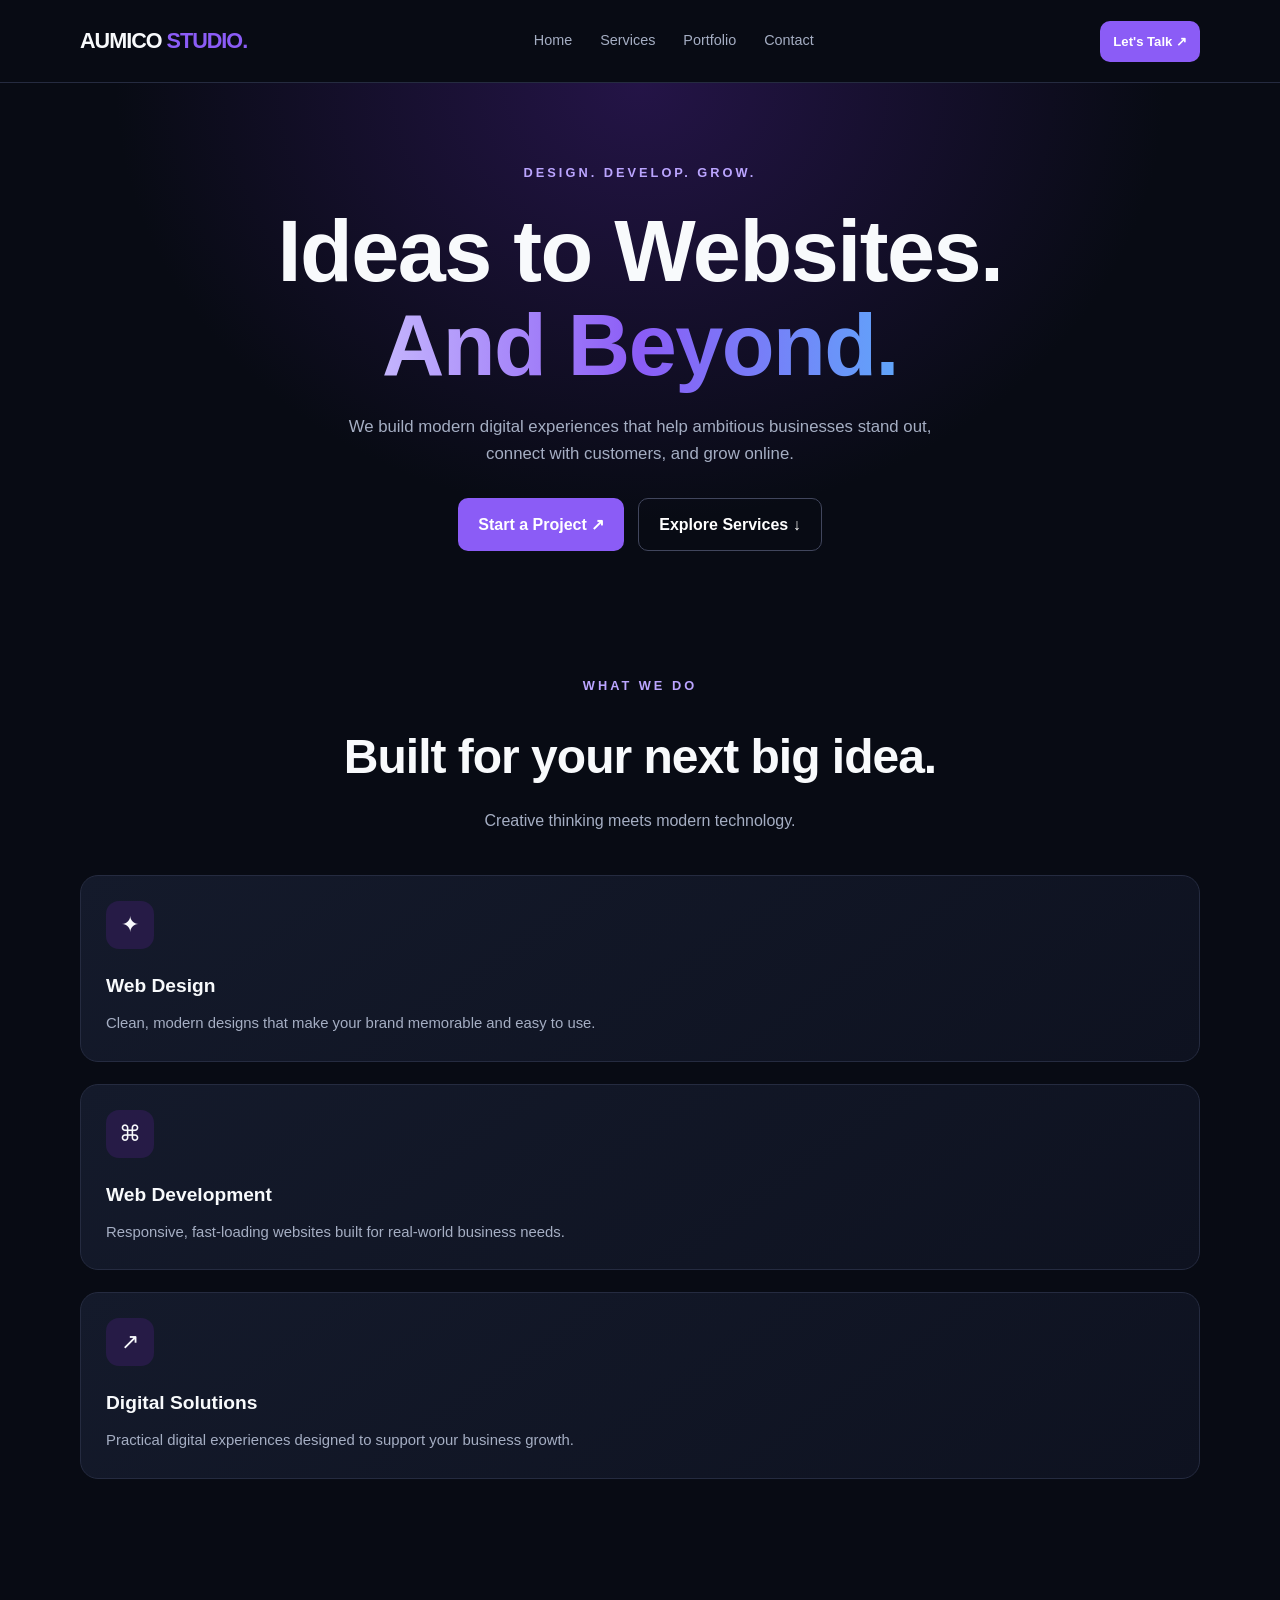
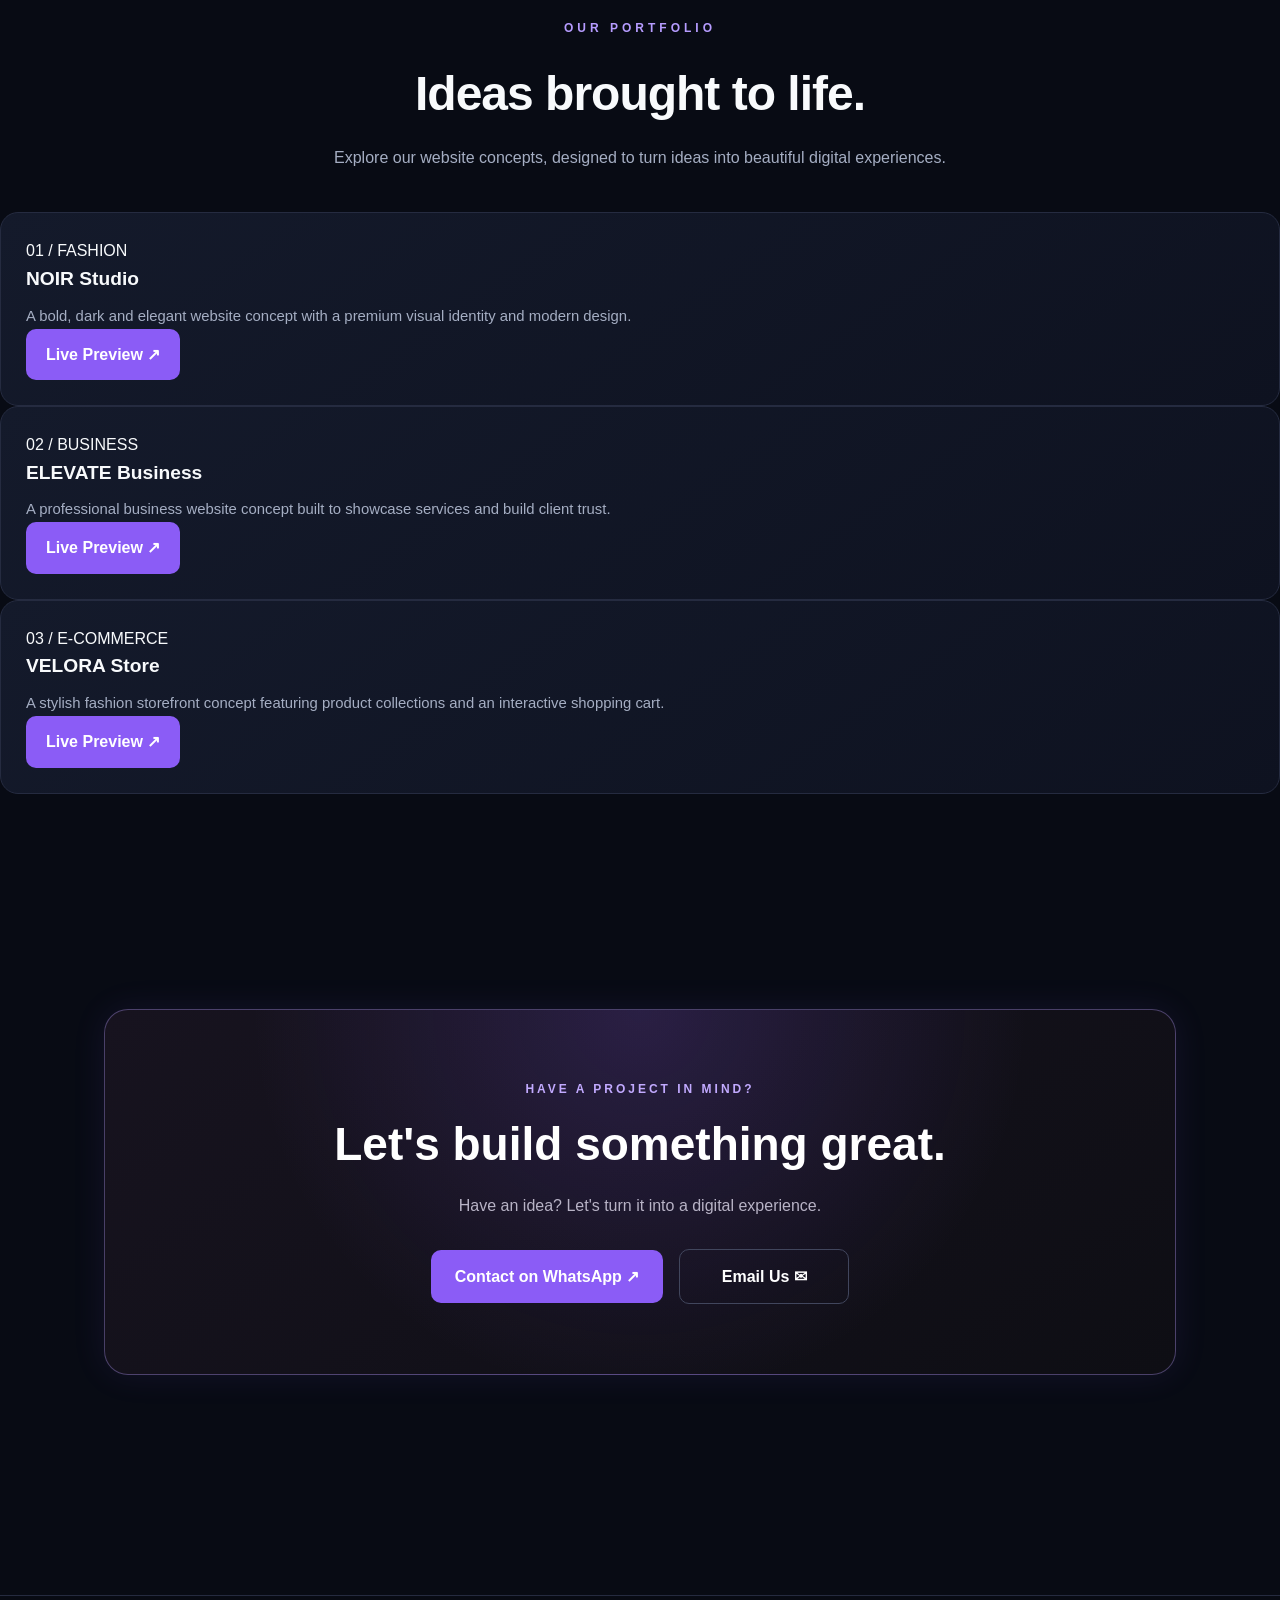
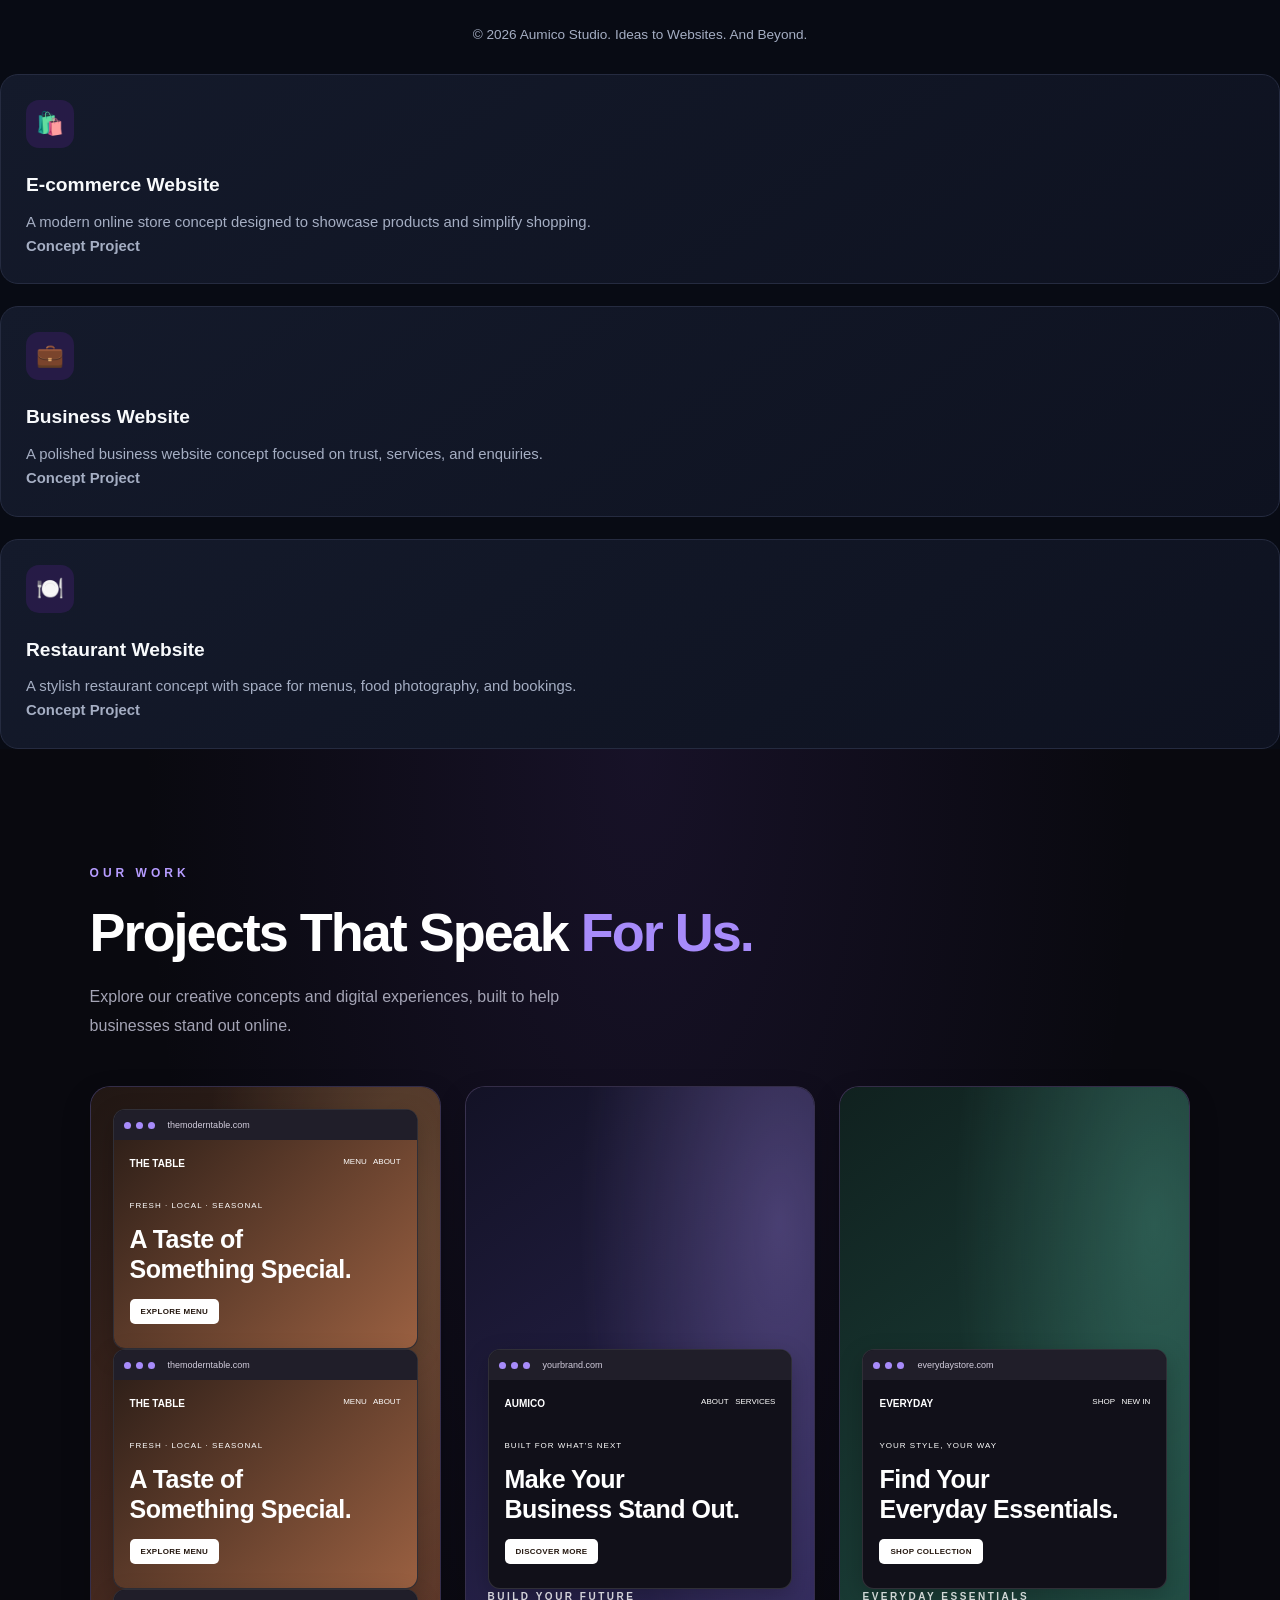
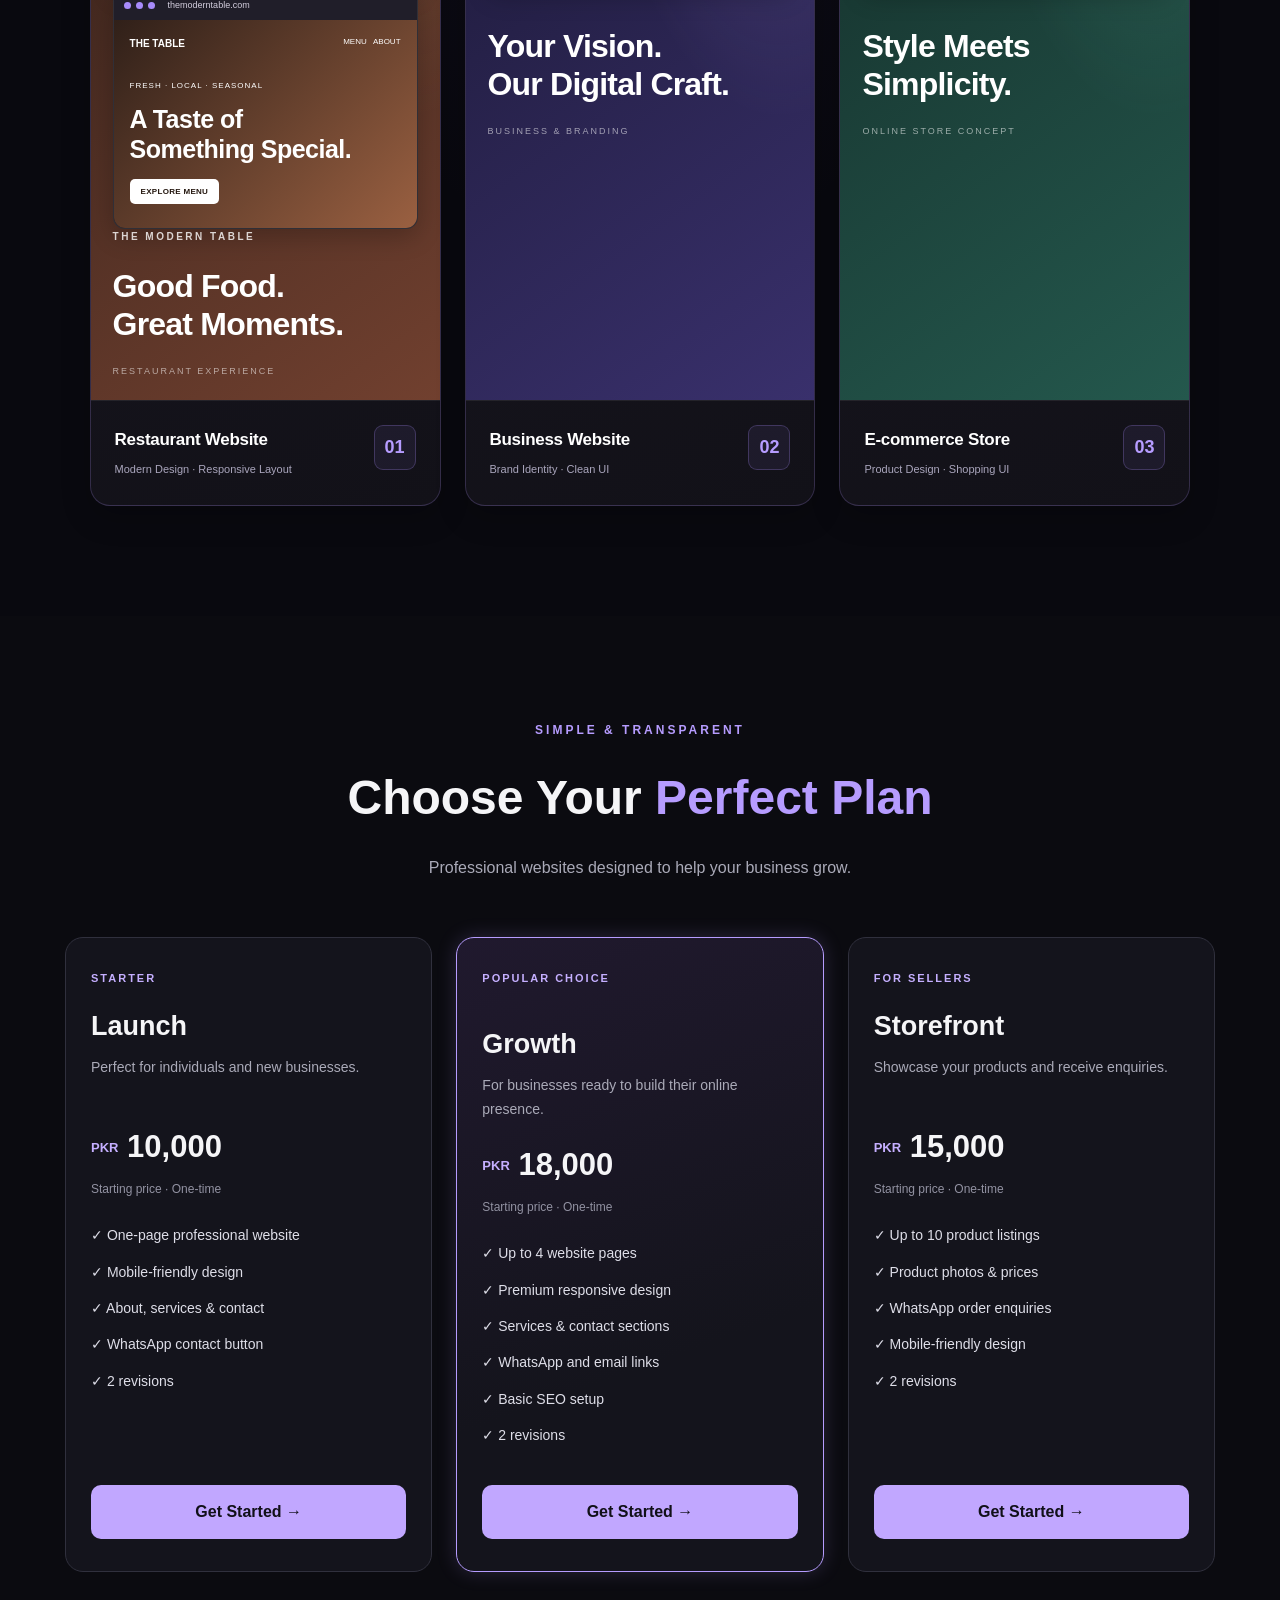
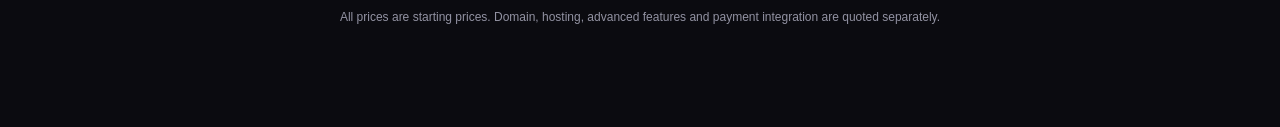
<file: index.html>
<!DOCTYPE html>
<html lang="en">
<head>
  <meta charset="UTF-8">
  <meta name="viewport" content="width=device-width, initial-scale=1.0">
  <meta name="description" content="Aumico Studio creates modern websites and digital experiences for growing businesses.">
  <title>Aumico Studio | Ideas to Websites. And Beyond.</title>
  <link rel="stylesheet" href="style.css">
</head>
<body>

  <header>
    <div class="container navbar">
      <a href="#" class="logo">AUMICO <span>STUDIO.</span></a>

      <nav class="nav-links">
        <a href="#home">Home</a>
        <a href="#services">Services</a>
        <a href="#portfolio">Portfolio</a>
        <a href="#contact">Contact</a>
      </nav>

      <a href="#contact" class="btn btn-primary">Let's Talk ↗</a>
    </div>
  </header>

  <main>
    <section class="hero" id="home">
      <div class="container">
        <div class="eyebrow">Design. Develop. Grow.</div>

        <h1>Ideas to Websites.<br><span class="gradient-text">And Beyond.</span></h1>

        <p>
          We build modern digital experiences that help ambitious
          businesses stand out, connect with customers, and grow online.
        </p>

        <div class="hero-actions">
          <a href="#contact" class="btn btn-primary">Start a Project ↗</a>
          <a href="#services" class="btn btn-outline">Explore Services ↓</a>
        </div>
      </div>
    </section>

    <section class="services" id="services">
      <div class="container">
        <div class="section-heading">
          <div class="eyebrow">What We Do</div>
          <h2>Built for your next big idea.</h2>
          <p>Creative thinking meets modern technology.</p>
        </div>

        <div class="service-grid">
          <article class="service-card">
            <div class="service-icon">✦</div>
            <h3>Web Design</h3>
            <p>Clean, modern designs that make your brand memorable and easy to use.</p>
          </article>

          <article class="service-card">
            <div class="service-icon">⌘</div>
            <h3>Web Development</h3>
            <p>Responsive, fast-loading websites built for real-world business needs.</p>
          </article>

          <article class="service-card">
            <div class="service-icon">↗</div>
            <h3>Digital Solutions</h3>
            <p>Practical digital experiences designed to support your business growth.</p>
          </article>
        </div>
      </div>
    </section>
<section class="services" id="portfolio">
  <div class="section-heading">
    <span class="section-tag">OUR PORTFOLIO</span>
    <h2>Ideas brought to life.</h2>
    <p>
      Explore our website concepts, designed to turn ideas
      into beautiful digital experiences.
    </p>
  </div>

  <div class="services-grid">

    <div class="service-card">
      <span class="service-number">01 / FASHION</span>
      <h3>NOIR Studio</h3>
      <p>
        A bold, dark and elegant website concept with a
        premium visual identity and modern design.
      </p>
      <a href="noir.html" class="btn btn-primary"
         target="_blank" rel="noopener">
        Live Preview ↗
      </a>
    </div>

    <div class="service-card">
      <span class="service-number">02 / BUSINESS</span>
      <h3>ELEVATE Business</h3>
      <p>
        A professional business website concept built
        to showcase services and build client trust.
      </p>
      <a href="elevate.html" class="btn btn-primary"
         target="_blank" rel="noopener">
        Live Preview ↗
      </a>
    </div>

    <div class="service-card">
      <span class="service-number">03 / E-COMMERCE</span>
      <h3>VELORA Store</h3>
      <p>
        A stylish fashion storefront concept featuring
        product collections and an interactive shopping cart.
      </p>
      <a href="velora.html" class="btn btn-primary"
         target="_blank" rel="noopener">
        Live Preview ↗
      </a>
    </div>

  </div>
</section>
    <section class="container" id="contact">
      <div class="contact">
        <div class="eyebrow">Have a Project in Mind?</div>
        <h2>Let's build something great.</h2>
        <p>Have an idea? Let's turn it into a digital experience.</p>
        <div class="hero-actions">
  <a href="https://wa.me/923064864841?text=Hello%20Aumico%20Studio!%20I%20am%20interested%20in%20your%20services."
     class="btn btn-primary"
     target="_blank"
     rel="noopener noreferrer">
    Contact on WhatsApp ↗
  </a>

  <a href="mailto:aumicostudio@gmail.com"
     class="btn btn-outline">
    Email Us ✉
  </a>
</div>
      </div>
    </section>
  </main>

  <footer>
    <div class="container">
      © 2026 Aumico Studio. Ideas to Websites. And Beyond.
    </div>
  </footer>


    <div class="service-grid">
      <article class="service-card">
        <div class="service-icon">🛍️</div>
        <h3>E-commerce Website</h3>
        <p>A modern online store concept designed to showcase products and simplify shopping.</p>
        <p><strong>Concept Project</strong></p>
      </article>

      <article class="service-card">
        <div class="service-icon">💼</div>
        <h3>Business Website</h3>
        <p>A polished business website concept focused on trust, services, and enquiries.</p>
        <p><strong>Concept Project</strong></p>
      </article>

      <article class="service-card">
        <div class="service-icon">🍽️</div>
        <h3>Restaurant Website</h3>
        <p>A stylish restaurant concept with space for menus, food photography, and bookings.</p>
        <p><strong>Concept Project</strong></p>
      </article>
    </div>
  </div>
</section>
<!-- Portfolio Section -->
<section id="portfolio" class="portfolio">
  <div class="portfolio-container">
    <span class="section-tag">OUR WORK</span>

    <h2>Projects That Speak <span>For Us.</span></h2>

    <p class="portfolio-description">
      Explore our creative concepts and digital experiences,
      built to help businesses stand out online.
    </p>

    <div class="portfolio-grid">

      <div class="project-card">
        <div class="project-preview restaurant-preview">
         <div class="mini-browser restaurant-browser">
  <div class="browser-bar">
    <span></span><span></span><span></span>
    <small>themoderntable.com</small>
  </div>
  <div class="mini-site restaurant-site">
    <div class="mini-nav">THE TABLE <span>MENU&nbsp;&nbsp; ABOUT</span></div>
    <div class="mini-content">
      <small>FRESH · LOCAL · SEASONAL</small>
      <h4>A Taste of<br>Something Special.</h4>
      <button type="button">EXPLORE MENU</button>
    </div>
  </div>
</div>
 <div class="mini-browser restaurant-browser">
  <div class="browser-bar">
    <span></span>
    <span></span>
    <span></span>
    <small>themoderntable.com</small>
  </div>

  <div class="mini-site restaurant-site">
    <div class="mini-nav">
      THE TABLE
      <span>MENU&nbsp;&nbsp; ABOUT</span>
    </div>

    <div class="mini-content">
      <small>FRESH · LOCAL · SEASONAL</small>
      <h4>A Taste of<br>Something Special.</h4>
      <button type="button">EXPLORE MENU</button>
    </div>
  </div>
</div><div class="mini-browser restaurant-browser">
  <div class="browser-bar">
    <span></span>
    <span></span>
    <span></span>
    <small>themoderntable.com</small>
  </div>

  <div class="mini-site restaurant-site">
    <div class="mini-nav">
      THE TABLE
      <span>MENU&nbsp;&nbsp; ABOUT</span>
    </div>

    <div class="mini-content">
      <small>FRESH · LOCAL · SEASONAL</small>
      <h4>A Taste of<br>Something Special.</h4>
      <button type="button">EXPLORE MENU</button>
    </div>
  </div>
</div>
<span>THE MODERN TABLE</span>
          <h3>Good Food.<br>Great Moments.</h3>
          <p>RESTAURANT EXPERIENCE</p>
        </div>
        <div class="project-info">
          <div>
            <h3>Restaurant Website</h3>
            <p>Modern Design · Responsive Layout</p>
          </div>
          <span class="project-number">01</span>
        </div>
      </div>

      <div class="project-card">
        <div class="project-preview business-preview">
          <div class="mini-browser business-browser">
  <div class="browser-bar">
    <span></span>
    <span></span>
    <span></span>
    <small>yourbrand.com</small>
  </div>

  <div class="mini-site business-site">
    <div class="mini-nav">
      AUMICO <span>ABOUT&nbsp;&nbsp; SERVICES</span>
    </div>

    <div class="mini-content">
      <small>BUILT FOR WHAT'S NEXT</small>
      <h4>Make Your<br>Business Stand Out.</h4>
      <button type="button">DISCOVER MORE</button>
    </div>
  </div>
</div>
<span>BUILD YOUR FUTURE</span>
          <h3>Your Vision.<br>Our Digital Craft.</h3>
          <p>BUSINESS & BRANDING</p>
        </div>
        <div class="project-info">
          <div>
            <h3>Business Website</h3>
            <p>Brand Identity · Clean UI</p>
          </div>
          <span class="project-number">02</span>
        </div>
      </div>

      <div class="project-card">
        <div class="project-preview store-preview">
          <div class="mini-browser store-browser">
  <div class="browser-bar">
    <span></span>
    <span></span>
    <span></span>
    <small>everydaystore.com</small>
  </div>

  <div class="mini-site store-site">
    <div class="mini-nav">
      EVERYDAY <span>SHOP&nbsp;&nbsp; NEW IN</span>
    </div>

    <div class="mini-content">
      <small>YOUR STYLE, YOUR WAY</small>
      <h4>Find Your<br>Everyday Essentials.</h4>
      <button type="button">SHOP COLLECTION</button>
    </div>
  </div>
</div>
<span>EVERYDAY ESSENTIALS</span>
          <h3>Style Meets<br>Simplicity.</h3>
          <p>ONLINE STORE CONCEPT</p>
        </div>
        <div class="project-info">
          <div>
            <h3>E-commerce Store</h3>
            <p>Product Design · Shopping UI</p>
          </div>
          <span class="project-number">03</span>
        </div>
      </div>

    </div>
  </div>
</section>
<!-- PRICING SECTION -->
<section class="pricing" id="pricing">
  <div class="pricing-container">

    <div class="pricing-heading">
      <span class="pricing-label">SIMPLE & TRANSPARENT</span>
      <h2>Choose Your <span>Perfect Plan</span></h2>
      <p>Professional websites designed to help your business grow.</p>
    </div>

    <div class="pricing-grid">

      <!-- LAUNCH PACKAGE -->
      <div class="pricing-card">
        <span class="plan-tag">STARTER</span>
        <h3>Launch</h3>
        <p class="plan-description">Perfect for individuals and new businesses.</p>
        <div class="plan-price">
          <span>PKR</span> 10,000
        </div>
        <p class="price-note">Starting price · One-time</p>

        <ul class="plan-features">
          <li>✓ One-page professional website</li>
          <li>✓ Mobile-friendly design</li>
          <li>✓ About, services & contact</li>
          <li>✓ WhatsApp contact button</li>
          <li>✓ 2 revisions</li>
        </ul>

        <a class="plan-button"
           href="https://wa.me/?text=Hi%20Aumico%20Studio%2C%20I%27m%20interested%20in%20the%20Launch%20package.">
          Get Started →
        </a>
      </div>

      <!-- GROWTH PACKAGE -->
      <div class="pricing-card featured-plan">
        <span class="popular-tag">POPULAR CHOICE</span>
        <h3>Growth</h3>
        <p class="plan-description">For businesses ready to build their online presence.</p>
        <div class="plan-price">
          <span>PKR</span> 18,000
        </div>
        <p class="price-note">Starting price · One-time</p>

        <ul class="plan-features">
          <li>✓ Up to 4 website pages</li>
          <li>✓ Premium responsive design</li>
          <li>✓ Services & contact sections</li>
          <li>✓ WhatsApp and email links</li>
          <li>✓ Basic SEO setup</li>
          <li>✓ 2 revisions</li>
        </ul>

        <a class="plan-button"
           href="https://wa.me/?text=Hi%20Aumico%20Studio%2C%20I%27m%20interested%20in%20the%20Growth%20package.">
          Get Started →
        </a>
      </div>

      <!-- STOREFRONT PACKAGE -->
      <div class="pricing-card">
        <span class="plan-tag">FOR SELLERS</span>
        <h3>Storefront</h3>
        <p class="plan-description">Showcase your products and receive enquiries.</p>
        <div class="plan-price">
          <span>PKR</span> 15,000
        </div>
        <p class="price-note">Starting price · One-time</p>

        <ul class="plan-features">
          <li>✓ Up to 10 product listings</li>
          <li>✓ Product photos & prices</li>
          <li>✓ WhatsApp order enquiries</li>
          <li>✓ Mobile-friendly design</li>
          <li>✓ 2 revisions</li>
        </ul>

        <a class="plan-button"
           href="https://wa.me/?text=Hi%20Aumico%20Studio%2C%20I%27m%20interested%20in%20the%20Storefront%20package.">
          Get Started →
        </a>
      </div>

    </div>

    <p class="pricing-note">
      All prices are starting prices. Domain, hosting, advanced features
      and payment integration are quoted separately.
    </p>

  </div>
</section>
<!-- END PRICING SECTION -->
</body>
</html>
</file>
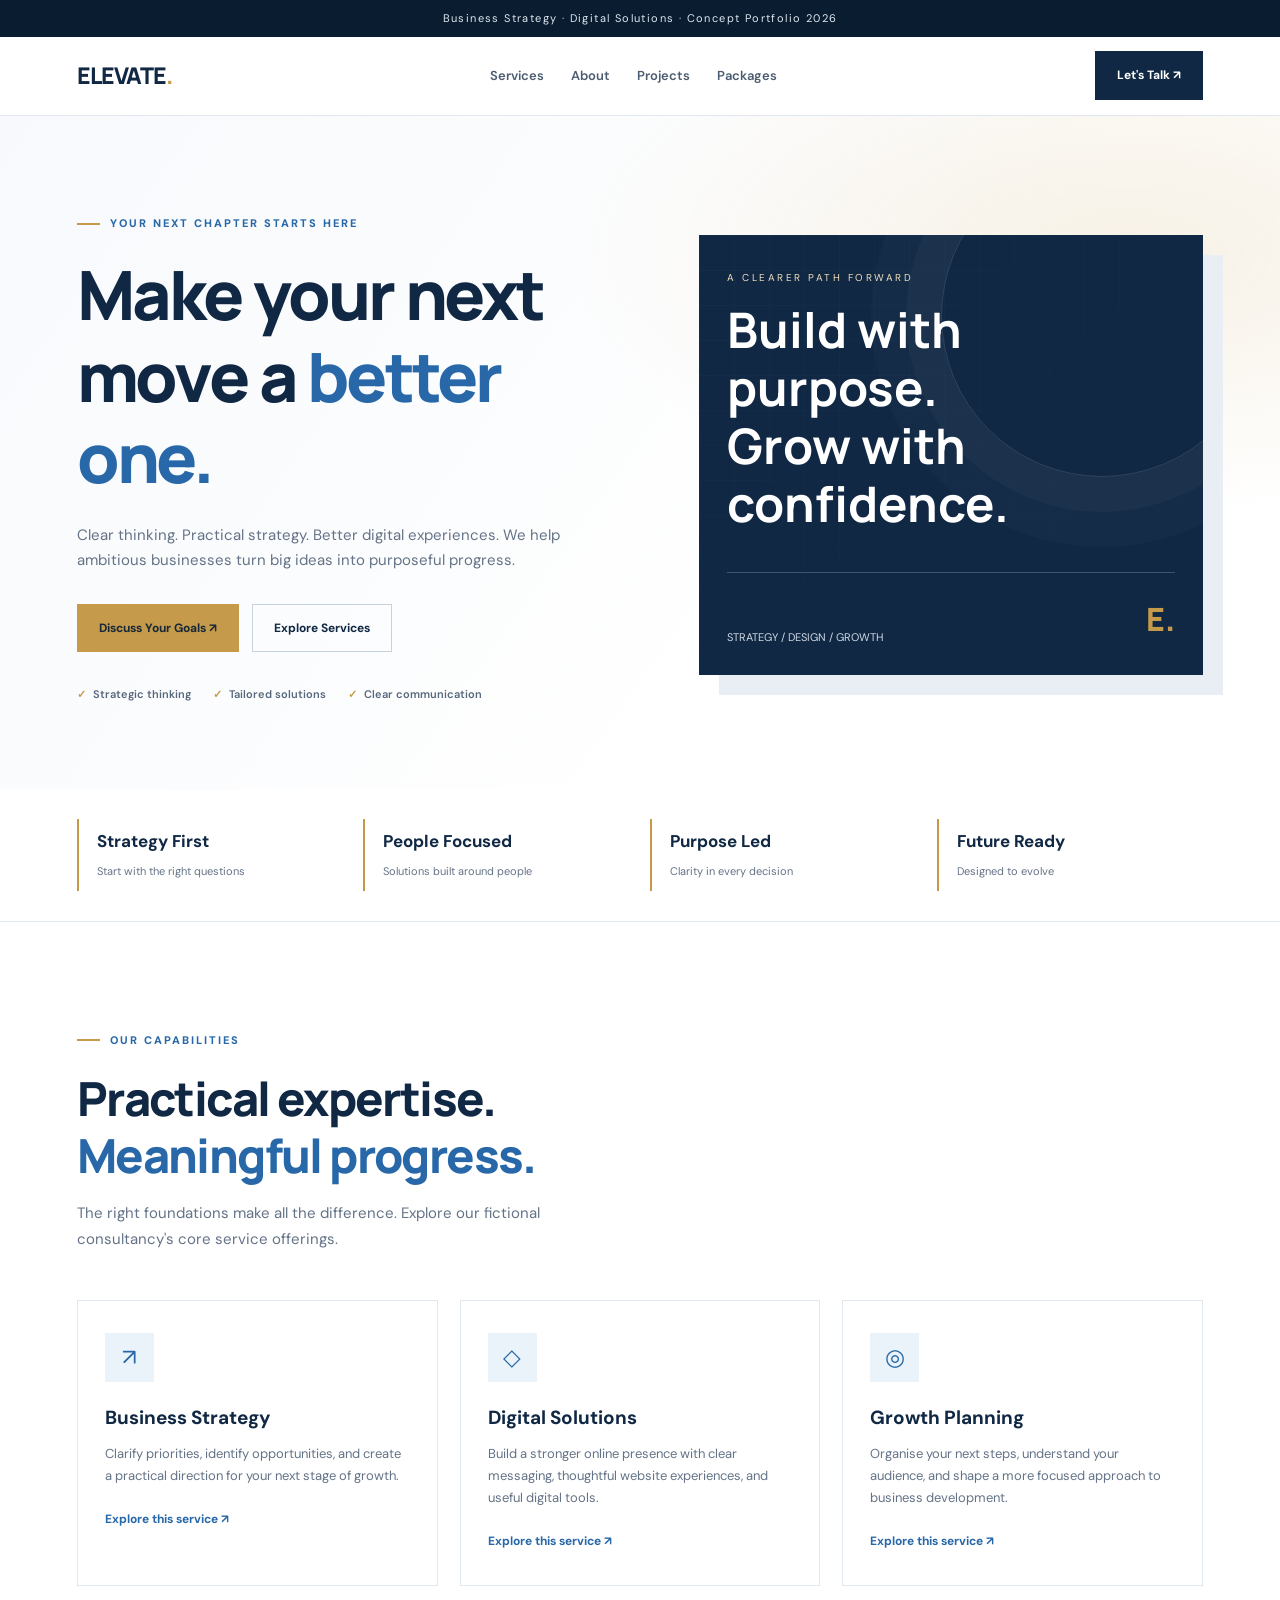
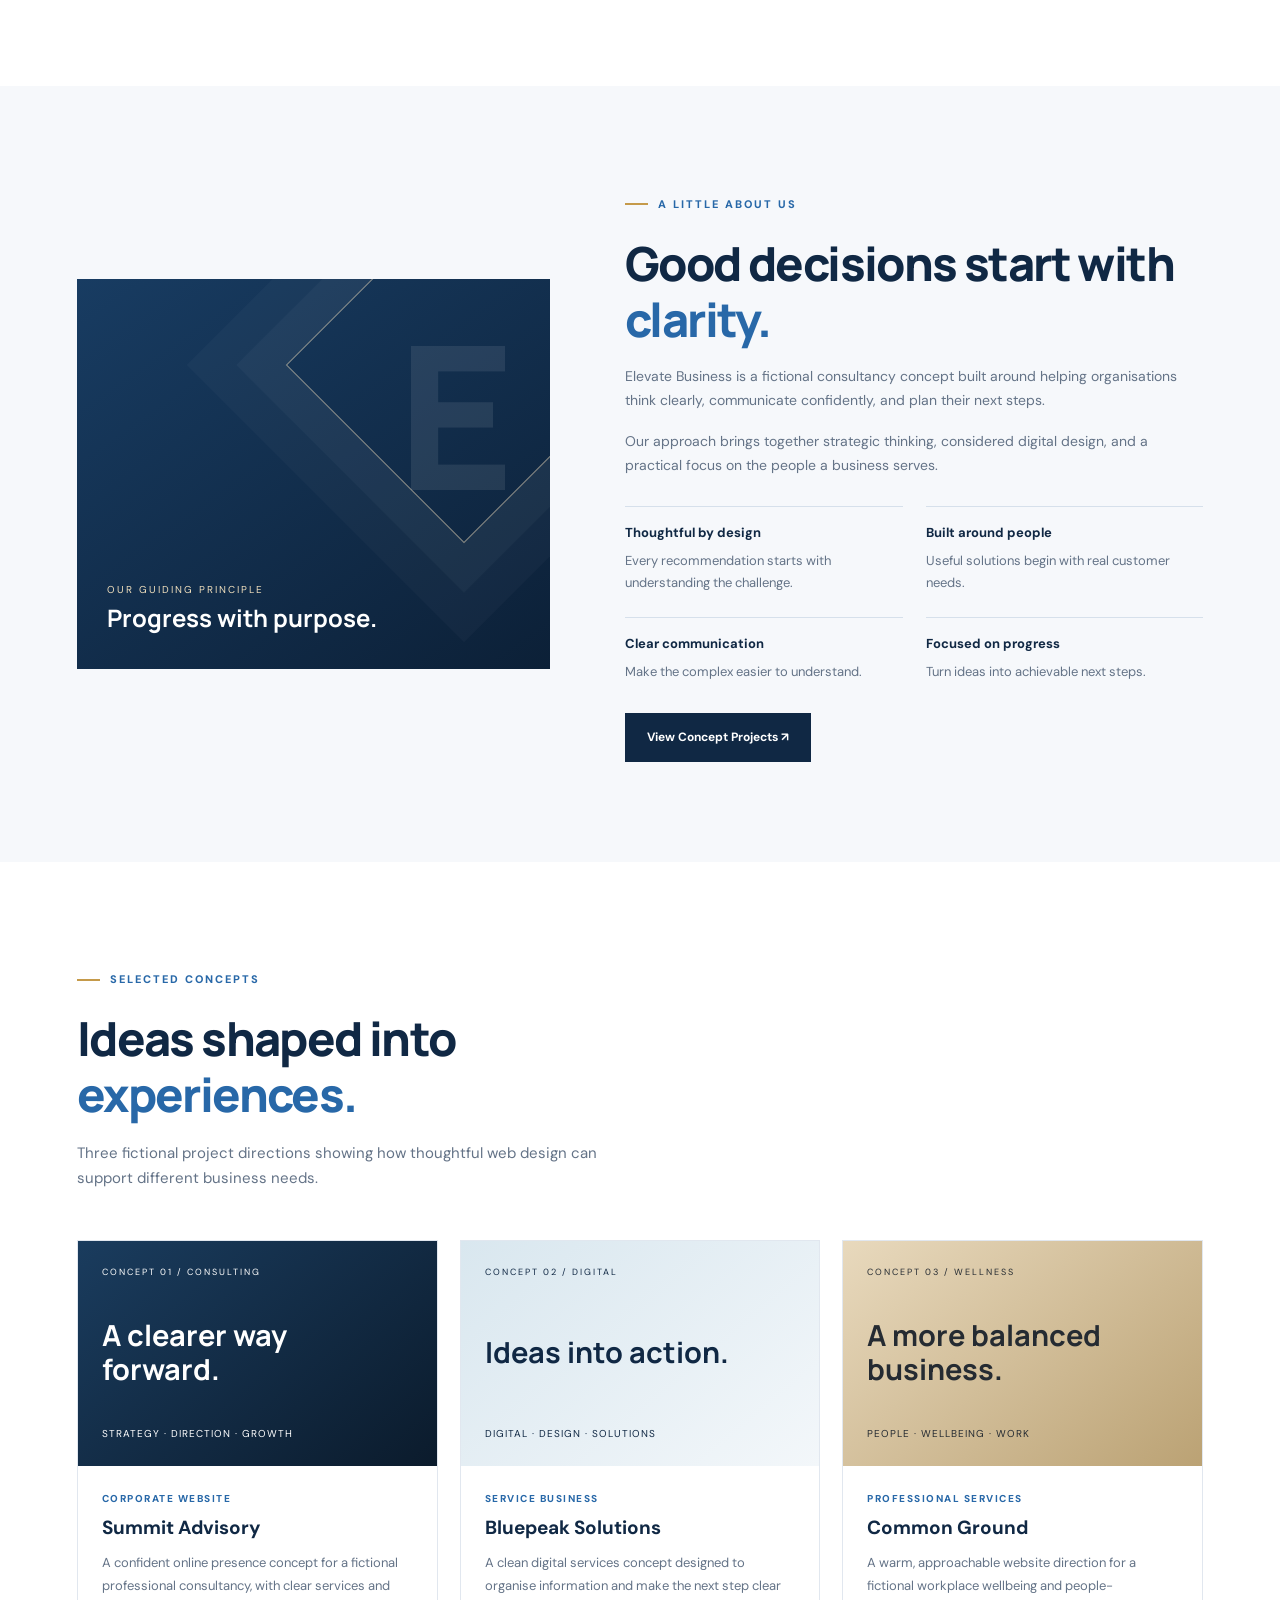
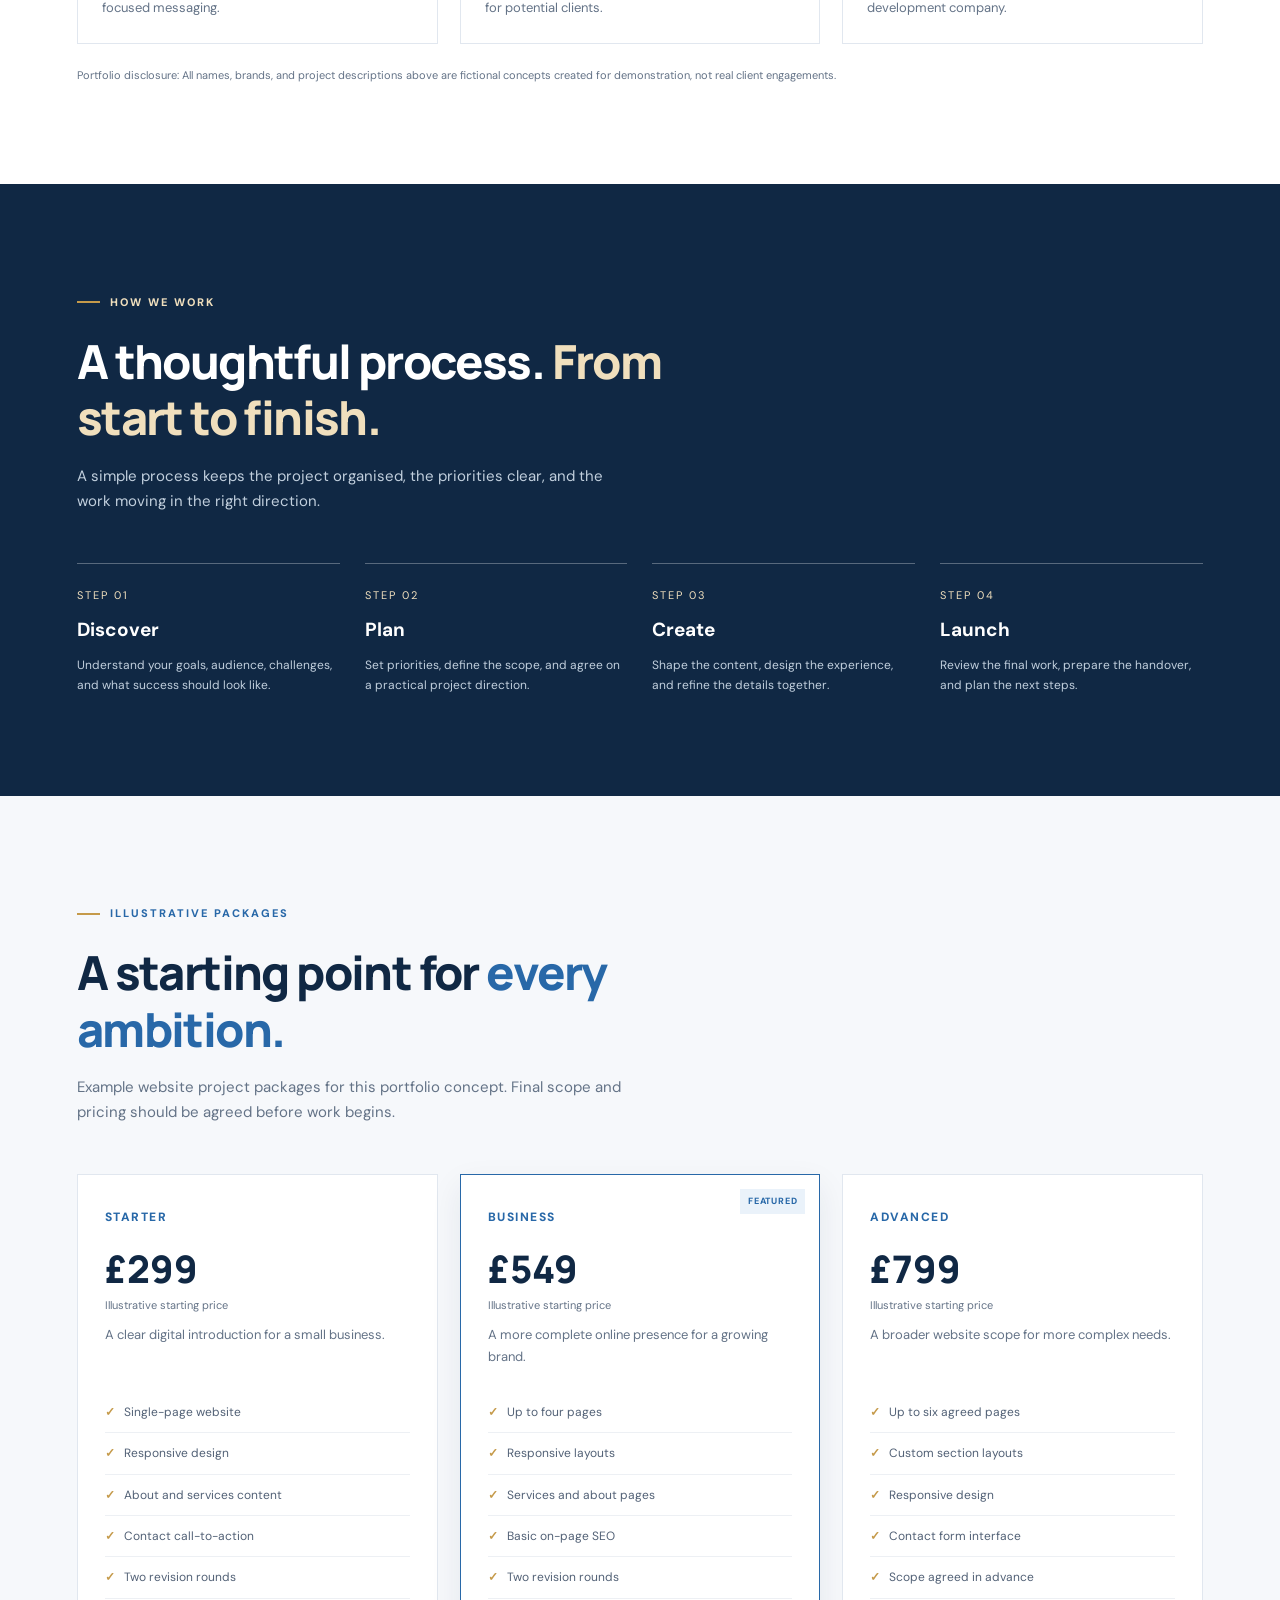
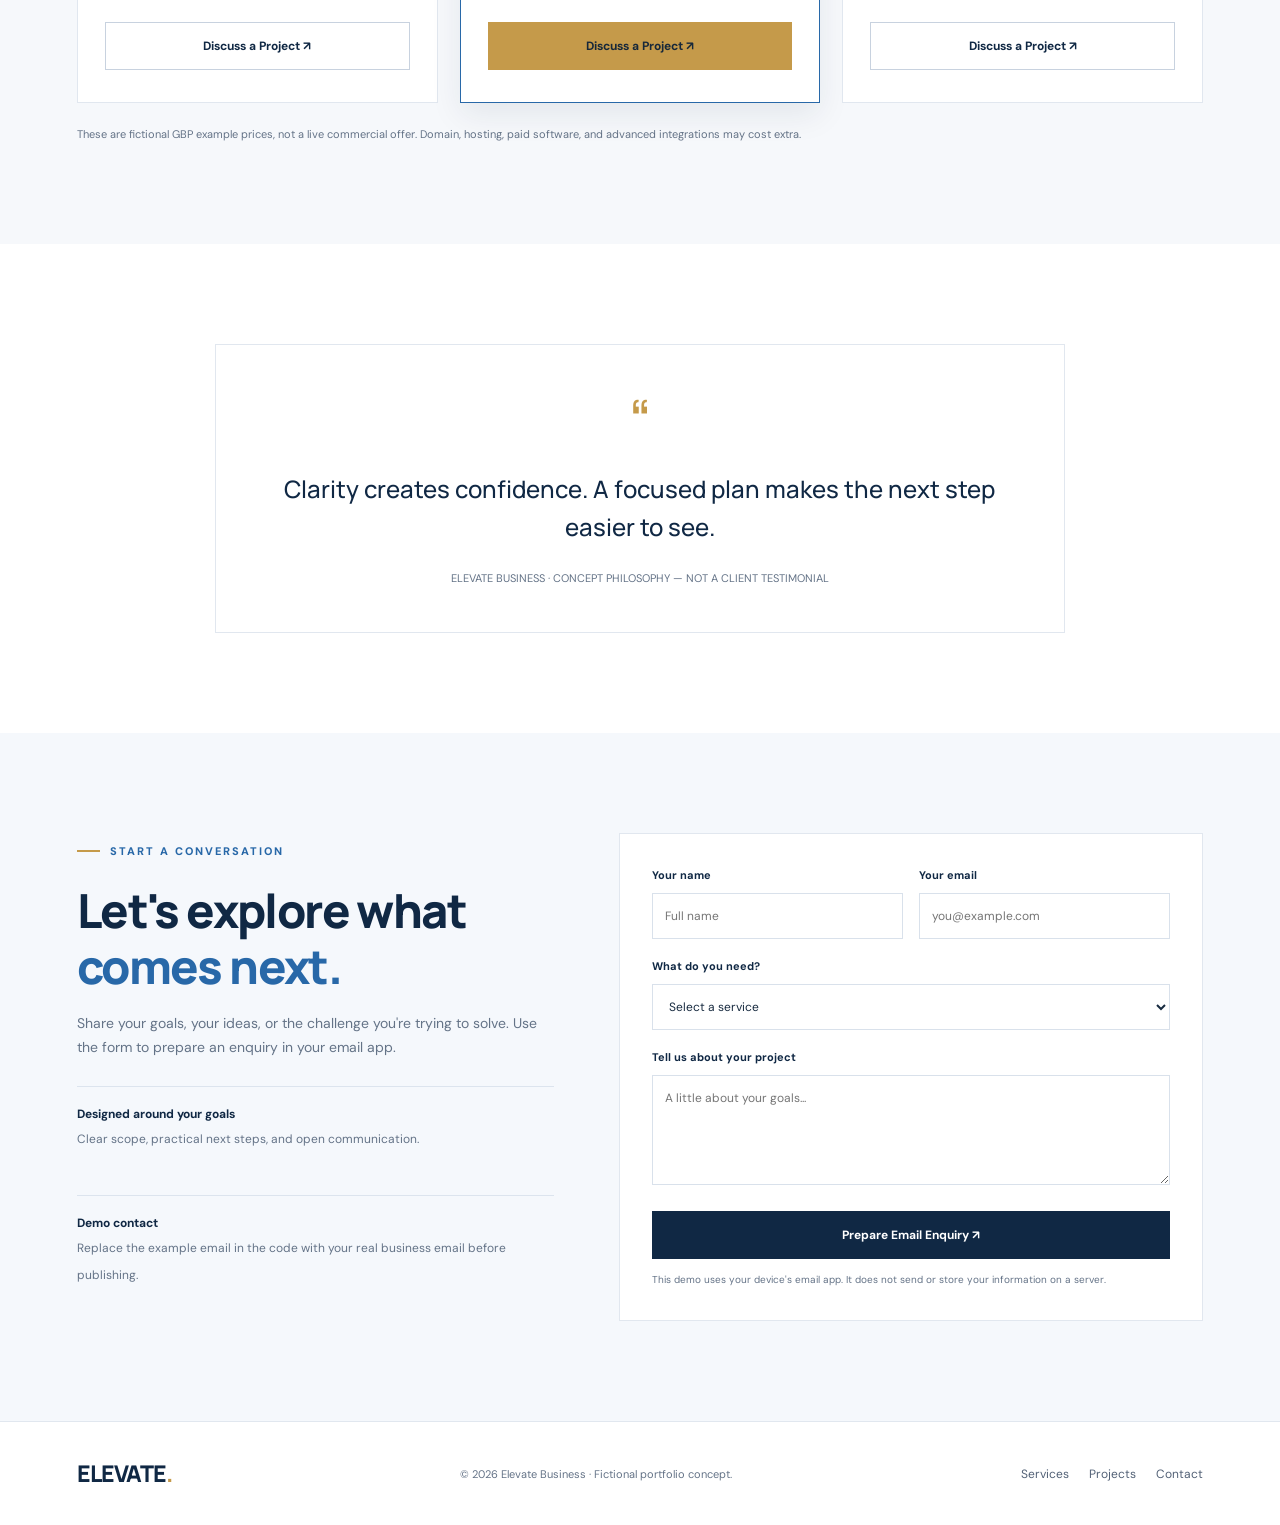
<file: elevate.html>
<!DOCTYPE html>
<html lang="en">
<head>
  <meta charset="UTF-8">
  <meta name="viewport" content="width=device-width, initial-scale=1.0">
  <meta name="description" content="Elevate Business is a fictional business consultancy concept focused on strategy, growth, and digital transformation.">
  <meta name="theme-color" content="#102844">
  <title>Elevate Business | Clarity. Strategy. Growth.</title>

  <link rel="preconnect" href="https://fonts.googleapis.com">
  <link rel="preconnect" href="https://fonts.gstatic.com" crossorigin>
  <link href="https://fonts.googleapis.com/css2?family=DM+Sans:wght@400;500;600;700&family=Manrope:wght@400;500;600;700;800&display=swap" rel="stylesheet">

  <style>
    :root {
      --navy: #102844;
      --navy-deep: #0a1c30;
      --blue: #2868a8;
      --blue-light: #eaf2fa;
      --gold: #c59a4a;
      --gold-light: #f0dfbd;
      --white: #ffffff;
      --offwhite: #f6f8fb;
      --ink: #182b40;
      --muted: #647387;
      --line: #e1e7ef;
      --font: "DM Sans", Arial, sans-serif;
      --heading: "Manrope", Arial, sans-serif;
    }

    * { margin: 0; padding: 0; box-sizing: border-box; }

    html { scroll-behavior: smooth; scroll-padding-top: 90px; }

    body {
      font-family: var(--font);
      color: var(--ink);
      background: var(--white);
      line-height: 1.7;
      overflow-x: hidden;
    }

    a { color: inherit; text-decoration: none; }
    button, input, textarea, select { font: inherit; }
    button, a { -webkit-tap-highlight-color: transparent; }

    .container { width: min(1160px, 88%); margin: auto; }

    .topbar {
      background: var(--navy-deep);
      color: #dfe8f1;
      text-align: center;
      padding: 9px 15px;
      font-size: 11px;
      letter-spacing: 1.4px;
    }

    header {
      position: sticky;
      top: 0;
      z-index: 100;
      background: rgba(255,255,255,.96);
      backdrop-filter: blur(14px);
      border-bottom: 1px solid var(--line);
    }

    nav {
      min-height: 78px;
      display: flex;
      align-items: center;
      justify-content: space-between;
      gap: 24px;
    }

    .brand {
      font-family: var(--heading);
      font-size: 23px;
      font-weight: 800;
      letter-spacing: -1px;
      color: var(--navy);
      white-space: nowrap;
    }

    .brand span { color: var(--gold); }

    .nav-links {
      display: flex;
      align-items: center;
      gap: 27px;
      list-style: none;
      font-size: 13px;
      font-weight: 600;
      color: #4c5c70;
    }

    .nav-links a:hover, .footer-links a:hover { color: var(--blue); }

    .btn {
      min-height: 48px;
      padding: 13px 21px;
      display: inline-flex;
      align-items: center;
      justify-content: center;
      gap: 8px;
      background: var(--navy);
      color: var(--white);
      border: 1px solid var(--navy);
      font-size: 12px;
      font-weight: 700;
      cursor: pointer;
      transition: .25s ease;
    }

    .btn:hover {
      background: var(--blue);
      border-color: var(--blue);
      transform: translateY(-2px);
    }

    .btn-gold {
      background: var(--gold);
      border-color: var(--gold);
      color: #17283a;
    }

    .btn-gold:hover { background: #d7b16d; border-color: #d7b16d; }

    .btn-outline {
      background: transparent;
      border-color: #c8d2df;
      color: var(--navy);
    }

    .btn-outline:hover { color: var(--white); border-color: var(--navy); }

    section { padding: 100px 0; }

    .hero {
      position: relative;
      overflow: hidden;
      background:
        radial-gradient(ellipse at 88% 20%, rgba(197,154,74,.14), transparent 35%),
        linear-gradient(125deg, #f7f9fc, #ffffff 65%);
      padding: 90px 0 85px;
    }

    .hero-grid {
      display: grid;
      grid-template-columns: 1.05fr .95fr;
      align-items: center;
      gap: 65px;
    }

    .eyebrow {
      display: inline-flex;
      align-items: center;
      gap: 10px;
      color: var(--blue);
      font-size: 11px;
      font-weight: 800;
      text-transform: uppercase;
      letter-spacing: 2px;
      margin-bottom: 21px;
    }

    .eyebrow::before {
      content: "";
      width: 23px;
      height: 2px;
      background: var(--gold);
    }

    h1, h2, h3 { line-height: 1.2; }

    h1 {
      font-family: var(--heading);
      color: var(--navy);
      font-size: clamp(42px, 5.4vw, 68px);
      font-weight: 800;
      letter-spacing: -2.8px;
      margin-bottom: 24px;
    }

    h1 span { color: var(--blue); }

    .hero-copy, .section-copy {
      color: var(--muted);
      font-size: 15px;
      max-width: 550px;
    }

    .hero-actions {
      display: flex;
      flex-wrap: wrap;
      gap: 13px;
      margin-top: 30px;
    }

    .hero-proof {
      display: flex;
      flex-wrap: wrap;
      gap: 22px;
      margin-top: 33px;
      color: #56677b;
      font-size: 11px;
      font-weight: 600;
    }

    .hero-proof span::before {
      content: "✓";
      color: var(--gold);
      font-weight: 800;
      margin-right: 7px;
    }

    .hero-visual {
      min-height: 440px;
      position: relative;
      padding: 28px;
      background: var(--navy);
      overflow: hidden;
      display: flex;
      align-items: flex-end;
      box-shadow: 20px 20px 0 #e9eef5;
    }

    .hero-visual::before {
      content: "";
      position: absolute;
      width: 320px;
      height: 320px;
      border-radius: 50%;
      border: 1px solid rgba(255,255,255,.13);
      right: -60px;
      top: -80px;
      box-shadow: 0 0 0 35px rgba(255,255,255,.025),
                  0 0 0 70px rgba(255,255,255,.02);
    }

    .visual-grid {
      position: absolute;
      inset: 0;
      opacity: .12;
      background-image: linear-gradient(rgba(255,255,255,.18) 1px, transparent 1px),
                        linear-gradient(90deg, rgba(255,255,255,.18) 1px, transparent 1px);
      background-size: 35px 35px;
      mask-image: linear-gradient(to bottom right, black, transparent 85%);
    }

    .visual-content { position: relative; z-index: 1; width: 100%; }

    .visual-kicker {
      color: var(--gold-light);
      font-size: 10px;
      letter-spacing: 2.5px;
      text-transform: uppercase;
      margin-bottom: 15px;
    }

    .visual-title {
      color: white;
      font-family: var(--heading);
      font-size: clamp(32px, 4vw, 49px);
      line-height: 1.18;
      font-weight: 700;
      max-width: 370px;
    }

    .visual-bottom {
      display: flex;
      justify-content: space-between;
      align-items: flex-end;
      gap: 20px;
      margin-top: 40px;
      padding-top: 19px;
      border-top: 1px solid rgba(255,255,255,.2);
      color: #d0d9e4;
      font-size: 11px;
    }

    .visual-mark {
      color: var(--gold);
      font-family: var(--heading);
      font-size: 32px;
      font-weight: 800;
    }

    .stats { padding: 30px 0; border-bottom: 1px solid var(--line); }

    .stats-grid {
      display: grid;
      grid-template-columns: repeat(4, 1fr);
      gap: 20px;
    }

    .stat { padding: 8px 18px; border-left: 2px solid var(--gold); }
    .stat strong { display: block; color: var(--navy); font-size: 17px; }
    .stat span { color: var(--muted); font-size: 11px; }

    .section-heading {
      max-width: 660px;
      margin-bottom: 48px;
    }

    h2 {
      color: var(--navy);
      font-family: var(--heading);
      font-size: clamp(32px, 4vw, 47px);
      font-weight: 800;
      letter-spacing: -1.6px;
      margin-bottom: 18px;
    }

    h2 span { color: var(--blue); }

    .services-grid {
      display: grid;
      grid-template-columns: repeat(3, minmax(0, 1fr));
      gap: 22px;
    }

    .service-card {
      padding: 32px 27px;
      background: var(--white);
      border: 1px solid var(--line);
      transition: .25s ease;
    }

    .service-card:hover {
      border-color: #b9cce1;
      box-shadow: 0 16px 35px rgba(16,40,68,.07);
      transform: translateY(-5px);
    }

    .service-icon {
      width: 49px;
      height: 49px;
      display: grid;
      place-items: center;
      background: var(--blue-light);
      color: var(--blue);
      font-size: 23px;
      margin-bottom: 25px;
    }

    h3 { color: var(--navy); font-size: 19px; margin-bottom: 13px; }

    .service-card p, .feature p, .project-card p, .price-card > p {
      color: var(--muted);
      font-size: 13px;
    }

    .card-link {
      display: inline-block;
      color: var(--blue);
      font-size: 12px;
      font-weight: 700;
      margin-top: 22px;
    }

    .about-section { background: var(--offwhite); }

    .about-grid {
      display: grid;
      grid-template-columns: .9fr 1.1fr;
      align-items: center;
      gap: 75px;
    }

    .about-visual {
      min-height: 390px;
      position: relative;
      background: linear-gradient(145deg, #183c62, #0c2037);
      padding: 30px;
      display: flex;
      align-items: flex-end;
      overflow: hidden;
    }

    .about-visual::before {
      content: "";
      position: absolute;
      width: 250px;
      height: 250px;
      right: -40px;
      top: -40px;
      border: 1px solid rgba(240,223,189,.55);
      transform: rotate(45deg);
      box-shadow: 0 0 0 35px rgba(255,255,255,.03),
                  0 0 0 70px rgba(255,255,255,.025);
    }

    .about-letter {
      position: absolute;
      right: 35px;
      top: 45px;
      color: rgba(255,255,255,.09);
      font: 200px/.9 var(--heading);
      font-weight: 800;
    }

    .about-label { position: relative; z-index: 1; color: white; }
    .about-label span { display: block; color: var(--gold-light); font-size: 10px; letter-spacing: 2px; }
    .about-label strong { font-size: 24px; font-family: var(--heading); }

    .about-copy > p { color: var(--muted); font-size: 14px; margin-top: 17px; }

    .features { display: grid; grid-template-columns: 1fr 1fr; gap: 23px; margin-top: 28px; }

    .feature { border-top: 1px solid #d6e0eb; padding-top: 15px; }
    .feature strong { display: block; color: var(--navy); font-size: 13px; margin-bottom: 6px; }

    .projects-grid {
      display: grid;
      grid-template-columns: repeat(3, minmax(0, 1fr));
      gap: 22px;
    }

    .project-card {
      border: 1px solid var(--line);
      background: white;
      transition: .25s ease;
      overflow: hidden;
    }

    .project-card:hover { transform: translateY(-4px); box-shadow: 0 12px 30px rgba(16,40,68,.08); }

    .project-art {
      min-height: 225px;
      padding: 24px;
      display: flex;
      flex-direction: column;
      justify-content: space-between;
    }

    .art-one { background: linear-gradient(140deg, #1a3c5e, #0b1b2c); color: white; }
    .art-two { background: linear-gradient(140deg, #d9e7ef, #f3f7fa); color: var(--navy); }
    .art-three { background: linear-gradient(140deg, #e8d9bd, #bba274); color: #252b32; }

    .art-label { font-size: 9px; letter-spacing: 2px; text-transform: uppercase; }
    .art-heading { font: 700 29px/1.2 var(--heading); max-width: 250px; }
    .art-footer { font-size: 10px; letter-spacing: 1px; }

    .project-info { padding: 24px; }
    .project-category { color: var(--blue); font-size: 10px; font-weight: 800; letter-spacing: 1.5px; text-transform: uppercase; margin-bottom: 10px; }
    .project-info p { margin-top: 10px; }

    .concept-note, .pricing-note { color: var(--muted); font-size: 11px; margin-top: 22px; }

    .process-section { background: var(--navy); }
    .process-section h2 { color: white; }
    .process-section .section-copy { color: #c1cfdd; }

    .process-grid {
      display: grid;
      grid-template-columns: repeat(4, minmax(0, 1fr));
      gap: 25px;
      margin-top: 45px;
    }

    .process-card { border-top: 1px solid rgba(255,255,255,.3); padding-top: 22px; }
    .process-number { color: var(--gold-light); font-size: 11px; letter-spacing: 2px; }
    .process-card h3 { color: white; margin-top: 15px; }
    .process-card p { color: #c1cfdd; font-size: 12px; margin-top: 10px; }

    .pricing-section { background: var(--offwhite); }

    .pricing-grid {
      display: grid;
      grid-template-columns: repeat(3, minmax(0, 1fr));
      gap: 22px;
    }

    .price-card {
      position: relative;
      background: white;
      padding: 32px 27px;
      border: 1px solid var(--line);
    }

    .price-card.featured {
      border: 1px solid var(--blue);
      box-shadow: 0 12px 30px rgba(16,40,68,.08);
    }

    .popular {
      position: absolute;
      right: 14px;
      top: 14px;
      background: var(--blue-light);
      color: var(--blue);
      font-size: 9px;
      padding: 5px 8px;
      font-weight: 800;
      text-transform: uppercase;
      letter-spacing: .8px;
    }

    .plan-name { font-size: 12px; color: var(--blue); font-weight: 800; letter-spacing: 1.5px; text-transform: uppercase; }

    .price {
      font: 800 38px/1.25 var(--heading);
      color: var(--navy);
      margin: 18px 0 8px;
    }

    .price small { display: block; font: 11px var(--font); color: var(--muted); margin-top: 5px; }

    .price-card > p { min-height: 45px; margin-top: 12px; }

    .price-card ul { list-style: none; margin: 23px 0; }

    .price-card li {
      font-size: 12px;
      color: #526176;
      padding: 10px 0;
      border-bottom: 1px solid #edf0f4;
    }

    .price-card li::before { content: "✓"; color: var(--gold); font-weight: 800; margin-right: 9px; }
    .price-card .btn { width: 100%; }

    .testimonial-box {
      max-width: 850px;
      margin: auto;
      text-align: center;
      padding: 45px;
      background: var(--white);
      border: 1px solid var(--line);
    }

    .quote-symbol { font: 65px/1 var(--heading); color: var(--gold); }
    blockquote { color: var(--navy); font: 500 24px/1.6 var(--heading); margin: 15px 0 22px; }
    .testimonial-caption { color: var(--muted); font-size: 11px; }

    .contact-section { background: #f5f8fc; }

    .contact-grid {
      display: grid;
      grid-template-columns: .9fr 1.1fr;
      gap: 65px;
      align-items: start;
    }

    .contact-copy > p { color: var(--muted); font-size: 14px; margin-top: 18px; }

    .contact-detail {
      margin-top: 26px;
      padding: 17px 0;
      border-top: 1px solid #dce4ee;
    }

    .contact-detail strong { display: block; color: var(--navy); font-size: 12px; }
    .contact-detail span { color: var(--muted); font-size: 12px; }

    .contact-form {
      background: white;
      border: 1px solid var(--line);
      padding: 32px;
    }

    .form-row { display: grid; grid-template-columns: 1fr 1fr; gap: 16px; }

    .field { margin-bottom: 18px; }
    .field label { display: block; color: var(--navy); font-size: 11px; font-weight: 700; margin-bottom: 8px; }

    .field input, .field textarea, .field select {
      width: 100%;
      min-height: 46px;
      padding: 12px;
      border: 1px solid #d9e1eb;
      background: white;
      color: var(--ink);
      border-radius: 0;
      outline: none;
      font-size: 12px;
    }

    .field textarea { min-height: 110px; resize: vertical; }
    .field input:focus, .field textarea:focus, .field select:focus { border-color: var(--blue); }
    .contact-form .btn { width: 100%; }
    .form-note { color: var(--muted); font-size: 10px; margin-top: 12px; }

    footer { padding: 32px 0; border-top: 1px solid var(--line); }

    .footer-inner {
      display: flex;
      align-items: center;
      justify-content: space-between;
      flex-wrap: wrap;
      gap: 20px;
    }

    .footer-copy { color: var(--muted); font-size: 11px; }
    .footer-links { display: flex; flex-wrap: wrap; gap: 20px; font-size: 12px; color: #526176; }

    .reveal { animation: rise .7s ease both; }

    @keyframes rise {
      from { opacity: 0; transform: translateY(16px); }
      to { opacity: 1; transform: translateY(0); }
    }

    @media (prefers-reduced-motion: reduce) {
      *, *::before, *::after { scroll-behavior: auto !important; animation: none !important; transition: none !important; }
    }

    @media (max-width: 900px) {
      .hero-grid { gap: 35px; }
      .hero-visual { min-height: 380px; }
      .services-grid, .projects-grid, .pricing-grid { grid-template-columns: repeat(2, minmax(0, 1fr)); }
      .about-grid, .contact-grid { gap: 35px; }
      .process-grid { grid-template-columns: repeat(2, minmax(0, 1fr)); }
      .nav-links { gap: 14px; }
      .nav-contact { display: none; }
    }

    @media (max-width: 640px) {
      .container { width: 90%; }
      nav { padding: 14px 0; flex-wrap: wrap; gap: 13px; }
      .brand { font-size: 21px; }
      .nav-links { order: 2; width: 100%; justify-content: space-between; gap: 7px; font-size: 10px; }
      section { padding: 67px 0; }
      .hero { padding: 65px 0; }
      .hero-grid, .about-grid, .contact-grid { grid-template-columns: 1fr; gap: 38px; }
      h1 { font-size: clamp(41px, 11vw, 57px); letter-spacing: -2px; }
      h2 { font-size: 34px; }
      .hero-copy, .section-copy { font-size: 14px; }
      .hero-visual { min-height: 330px; box-shadow: 10px 10px 0 #e9eef5; }
      .visual-title { font-size: 37px; }
      .hero-proof { gap: 12px; }
      .stats-grid { grid-template-columns: 1fr 1fr; gap: 23px 12px; }
      .stat { padding-left: 12px; }
      .services-grid, .projects-grid, .pricing-grid, .process-grid { grid-template-columns: 1fr; }
      .service-card, .price-card { padding: 26px 23px; }
      .about-visual { min-height: 300px; }
      .about-letter { font-size: 160px; }
      .features { gap: 18px 12px; }
      .project-art { min-height: 210px; }
      .testimonial-box { padding: 30px 20px; }
      blockquote { font-size: 20px; }
      .contact-form { padding: 24px 19px; }
      .form-row { grid-template-columns: 1fr; gap: 0; }
      .hero-actions .btn { flex: 1 1 100%; }
      .footer-inner { flex-direction: column; text-align: center; }
      .footer-links { justify-content: center; }
    }
  </style>
</head>

<body>
  <div class="topbar">
    Business Strategy · Digital Solutions · Concept Portfolio 2026
  </div>

  <header>
    <nav class="container" aria-label="Main navigation">
      <a class="brand" href="#home">ELEVATE<span>.</span></a>
      <ul class="nav-links">
        <li><a href="#services">Services</a></li>
        <li><a href="#about">About</a></li>
        <li><a href="#work">Projects</a></li>
        <li><a href="#pricing">Packages</a></li>
      </ul>
      <a class="btn nav-contact" href="#contact">Let's Talk ↗</a>
    </nav>
  </header>

  <main>
    <section class="hero" id="home">
      <div class="container hero-grid">
        <div class="reveal">
          <div class="eyebrow">Your next chapter starts here</div>
          <h1>Make your next move a <span>better one.</span></h1>
          <p class="hero-copy">
            Clear thinking. Practical strategy. Better digital experiences.
            We help ambitious businesses turn big ideas into purposeful progress.
          </p>
          <div class="hero-actions">
            <a class="btn btn-gold" href="#contact">Discuss Your Goals ↗</a>
            <a class="btn btn-outline" href="#services">Explore Services</a>
          </div>
          <div class="hero-proof">
            <span>Strategic thinking</span>
            <span>Tailored solutions</span>
            <span>Clear communication</span>
          </div>
        </div>

        <div class="hero-visual" aria-label="Elevate Business visual concept">
          <div class="visual-grid"></div>
          <div class="visual-content">
            <div class="visual-kicker">A clearer path forward</div>
            <div class="visual-title">Build with purpose.<br>Grow with confidence.</div>
            <div class="visual-bottom">
              <span>STRATEGY / DESIGN / GROWTH</span>
              <span class="visual-mark">E.</span>
            </div>
          </div>
        </div>
      </div>
    </section>

    <section class="stats">
      <div class="container stats-grid">
        <div class="stat"><strong>Strategy First</strong><span>Start with the right questions</span></div>
        <div class="stat"><strong>People Focused</strong><span>Solutions built around people</span></div>
        <div class="stat"><strong>Purpose Led</strong><span>Clarity in every decision</span></div>
        <div class="stat"><strong>Future Ready</strong><span>Designed to evolve</span></div>
      </div>
    </section>

    <section id="services">
      <div class="container">
        <div class="section-heading">
          <div class="eyebrow">Our capabilities</div>
          <h2>Practical expertise. <span>Meaningful progress.</span></h2>
          <p class="section-copy">The right foundations make all the difference. Explore our fictional consultancy's core service offerings.</p>
        </div>

        <div class="services-grid">
          <article class="service-card">
            <div class="service-icon">↗</div>
            <h3>Business Strategy</h3>
            <p>Clarify priorities, identify opportunities, and create a practical direction for your next stage of growth.</p>
            <a href="#contact" class="card-link">Explore this service ↗</a>
          </article>

          <article class="service-card">
            <div class="service-icon">◇</div>
            <h3>Digital Solutions</h3>
            <p>Build a stronger online presence with clear messaging, thoughtful website experiences, and useful digital tools.</p>
            <a href="#contact" class="card-link">Explore this service ↗</a>
          </article>

          <article class="service-card">
            <div class="service-icon">◎</div>
            <h3>Growth Planning</h3>
            <p>Organise your next steps, understand your audience, and shape a more focused approach to business development.</p>
            <a href="#contact" class="card-link">Explore this service ↗</a>
          </article>
        </div>
      </div>
    </section>

    <section class="about-section" id="about">
      <div class="container about-grid">
        <div class="about-visual">
          <div class="about-letter">E</div>
          <div class="about-label">
            <span>OUR GUIDING PRINCIPLE</span>
            <strong>Progress with purpose.</strong>
          </div>
        </div>

        <div class="about-copy">
          <div class="eyebrow">A little about us</div>
          <h2>Good decisions start with <span>clarity.</span></h2>
          <p>
            Elevate Business is a fictional consultancy concept built around helping
            organisations think clearly, communicate confidently, and plan their next steps.
          </p>
          <p>
            Our approach brings together strategic thinking, considered digital design,
            and a practical focus on the people a business serves.
          </p>

          <div class="features">
            <div class="feature">
              <strong>Thoughtful by design</strong>
              <p>Every recommendation starts with understanding the challenge.</p>
            </div>
            <div class="feature">
              <strong>Built around people</strong>
              <p>Useful solutions begin with real customer needs.</p>
            </div>
            <div class="feature">
              <strong>Clear communication</strong>
              <p>Make the complex easier to understand.</p>
            </div>
            <div class="feature">
              <strong>Focused on progress</strong>
              <p>Turn ideas into achievable next steps.</p>
            </div>
          </div>

          <div class="hero-actions">
            <a class="btn" href="#work">View Concept Projects ↗</a>
          </div>
        </div>
      </div>
    </section>

    <section id="work">
      <div class="container">
        <div class="section-heading">
          <div class="eyebrow">Selected concepts</div>
          <h2>Ideas shaped into <span>experiences.</span></h2>
          <p class="section-copy">Three fictional project directions showing how thoughtful web design can support different business needs.</p>
        </div>

        <div class="projects-grid">
          <article class="project-card">
            <div class="project-art art-one">
              <span class="art-label">CONCEPT 01 / CONSULTING</span>
              <div class="art-heading">A clearer way forward.</div>
              <span class="art-footer">STRATEGY · DIRECTION · GROWTH</span>
            </div>
            <div class="project-info">
              <div class="project-category">Corporate Website</div>
              <h3>Summit Advisory</h3>
              <p>A confident online presence concept for a fictional professional consultancy, with clear services and focused messaging.</p>
            </div>
          </article>

          <article class="project-card">
            <div class="project-art art-two">
              <span class="art-label">CONCEPT 02 / DIGITAL</span>
              <div class="art-heading">Ideas into action.</div>
              <span class="art-footer">DIGITAL · DESIGN · SOLUTIONS</span>
            </div>
            <div class="project-info">
              <div class="project-category">Service Business</div>
              <h3>Bluepeak Solutions</h3>
              <p>A clean digital services concept designed to organise information and make the next step clear for potential clients.</p>
            </div>
          </article>

          <article class="project-card">
            <div class="project-art art-three">
              <span class="art-label">CONCEPT 03 / WELLNESS</span>
              <div class="art-heading">A more balanced business.</div>
              <span class="art-footer">PEOPLE · WELLBEING · WORK</span>
            </div>
            <div class="project-info">
              <div class="project-category">Professional Services</div>
              <h3>Common Ground</h3>
              <p>A warm, approachable website direction for a fictional workplace wellbeing and people-development company.</p>
            </div>
          </article>
        </div>

        <p class="concept-note">Portfolio disclosure: All names, brands, and project descriptions above are fictional concepts created for demonstration, not real client engagements.</p>
      </div>
    </section>

    <section class="process-section" id="process">
      <div class="container">
        <div class="section-heading">
          <div class="eyebrow" style="color:#f0dfbd">How we work</div>
          <h2>A thoughtful process. <span style="color:#f0dfbd">From start to finish.</span></h2>
          <p class="section-copy">A simple process keeps the project organised, the priorities clear, and the work moving in the right direction.</p>
        </div>

        <div class="process-grid">
          <article class="process-card">
            <div class="process-number">STEP 01</div>
            <h3>Discover</h3>
            <p>Understand your goals, audience, challenges, and what success should look like.</p>
          </article>
          <article class="process-card">
            <div class="process-number">STEP 02</div>
            <h3>Plan</h3>
            <p>Set priorities, define the scope, and agree on a practical project direction.</p>
          </article>
          <article class="process-card">
            <div class="process-number">STEP 03</div>
            <h3>Create</h3>
            <p>Shape the content, design the experience, and refine the details together.</p>
          </article>
          <article class="process-card">
            <div class="process-number">STEP 04</div>
            <h3>Launch</h3>
            <p>Review the final work, prepare the handover, and plan the next steps.</p>
          </article>
        </div>
      </div>
    </section>

    <section class="pricing-section" id="pricing">
      <div class="container">
        <div class="section-heading">
          <div class="eyebrow">Illustrative packages</div>
          <h2>A starting point for <span>every ambition.</span></h2>
          <p class="section-copy">Example website project packages for this portfolio concept. Final scope and pricing should be agreed before work begins.</p>
        </div>

        <div class="pricing-grid">
          <article class="price-card">
            <div class="plan-name">Starter</div>
            <div class="price">£299<small>Illustrative starting price</small></div>
            <p>A clear digital introduction for a small business.</p>
            <ul>
              <li>Single-page website</li>
              <li>Responsive design</li>
              <li>About and services content</li>
              <li>Contact call-to-action</li>
              <li>Two revision rounds</li>
            </ul>
            <a class="btn btn-outline" href="#contact">Discuss a Project ↗</a>
          </article>

          <article class="price-card featured">
            <span class="popular">Featured</span>
            <div class="plan-name">Business</div>
            <div class="price">£549<small>Illustrative starting price</small></div>
            <p>A more complete online presence for a growing brand.</p>
            <ul>
              <li>Up to four pages</li>
              <li>Responsive layouts</li>
              <li>Services and about pages</li>
              <li>Basic on-page SEO</li>
              <li>Two revision rounds</li>
            </ul>
            <a class="btn btn-gold" href="#contact">Discuss a Project ↗</a>
          </article>

          <article class="price-card">
            <div class="plan-name">Advanced</div>
            <div class="price">£799<small>Illustrative starting price</small></div>
            <p>A broader website scope for more complex needs.</p>
            <ul>
              <li>Up to six agreed pages</li>
              <li>Custom section layouts</li>
              <li>Responsive design</li>
              <li>Contact form interface</li>
              <li>Scope agreed in advance</li>
            </ul>
            <a class="btn btn-outline" href="#contact">Discuss a Project ↗</a>
          </article>
        </div>

        <p class="pricing-note">These are fictional GBP example prices, not a live commercial offer. Domain, hosting, paid software, and advanced integrations may cost extra.</p>
      </div>
    </section>

    <section>
      <div class="container">
        <div class="testimonial-box">
          <div class="quote-symbol">“</div>
          <blockquote>Clarity creates confidence. A focused plan makes the next step easier to see.</blockquote>
          <p class="testimonial-caption">ELEVATE BUSINESS · CONCEPT PHILOSOPHY — NOT A CLIENT TESTIMONIAL</p>
        </div>
      </div>
    </section>

    <section class="contact-section" id="contact">
      <div class="container contact-grid">
        <div class="contact-copy">
          <div class="eyebrow">Start a conversation</div>
          <h2>Let's explore what <span>comes next.</span></h2>
          <p>Share your goals, your ideas, or the challenge you're trying to solve. Use the form to prepare an enquiry in your email app.</p>

          <div class="contact-detail">
            <strong>Designed around your goals</strong>
            <span>Clear scope, practical next steps, and open communication.</span>
          </div>
          <div class="contact-detail">
            <strong>Demo contact</strong>
            <span>Replace the example email in the code with your real business email before publishing.</span>
          </div>
        </div>

        <form class="contact-form" id="contactForm">
          <div class="form-row">
            <div class="field">
              <label for="name">Your name</label>
              <input id="name" name="name" type="text" placeholder="Full name" required>
            </div>
            <div class="field">
              <label for="email">Your email</label>
              <input id="email" name="email" type="email" placeholder="you@example.com" required>
            </div>
          </div>

          <div class="field">
            <label for="service">What do you need?</label>
            <select id="service" name="service" required>
              <option value="">Select a service</option>
              <option>Business Website</option>
              <option>Landing Page</option>
              <option>E-commerce Storefront</option>
              <option>Business Strategy</option>
              <option>Other Enquiry</option>
            </select>
          </div>

          <div class="field">
            <label for="message">Tell us about your project</label>
            <textarea id="message" name="message" placeholder="A little about your goals..." required></textarea>
          </div>

          <button class="btn" type="submit">Prepare Email Enquiry ↗</button>
          <p class="form-note">This demo uses your device's email app. It does not send or store your information on a server.</p>
        </form>
      </div>
    </section>
  </main>

  <footer>
    <div class="container footer-inner">
      <a href="#home" class="brand">ELEVATE<span>.</span></a>
      <p class="footer-copy">© <span id="year">2026</span> Elevate Business · Fictional portfolio concept.</p>
      <div class="footer-links">
        <a href="#services">Services</a>
        <a href="#work">Projects</a>
        <a href="#contact">Contact</a>
      </div>
    </div>
  </footer>

  <script>
    document.getElementById("year").textContent = new Date().getFullYear();

    document.getElementById("contactForm").addEventListener("submit", function (event) {
      event.preventDefault();

      const name = document.getElementById("name").value.trim();
      const email = document.getElementById("email").value.trim();
      const service = document.getElementById("service").value;
      const message = document.getElementById("message").value.trim();

      if (!name || !email || !service || !message) {
        alert("Please complete all fields before continuing.");
        return;
      }

      const subject = encodeURIComponent("Elevate Business Project Enquiry");
      const body = encodeURIComponent(
        "Hello Elevate Business,\n\n" +
        "Name: " + name + "\n" +
        "Email: " + email + "\n" +
        "Service: " + service + "\n\n" +
        "Project details:\n" + message + "\n\n" +
        "Sent through the Elevate Business concept website."
      );

      // Replace this demo address with your real email before publishing.
      window.location.href = "mailto:hello@example.com?subject=" + subject + "&body=" + body;
    });
  </script>
</body>
</html>
</file>
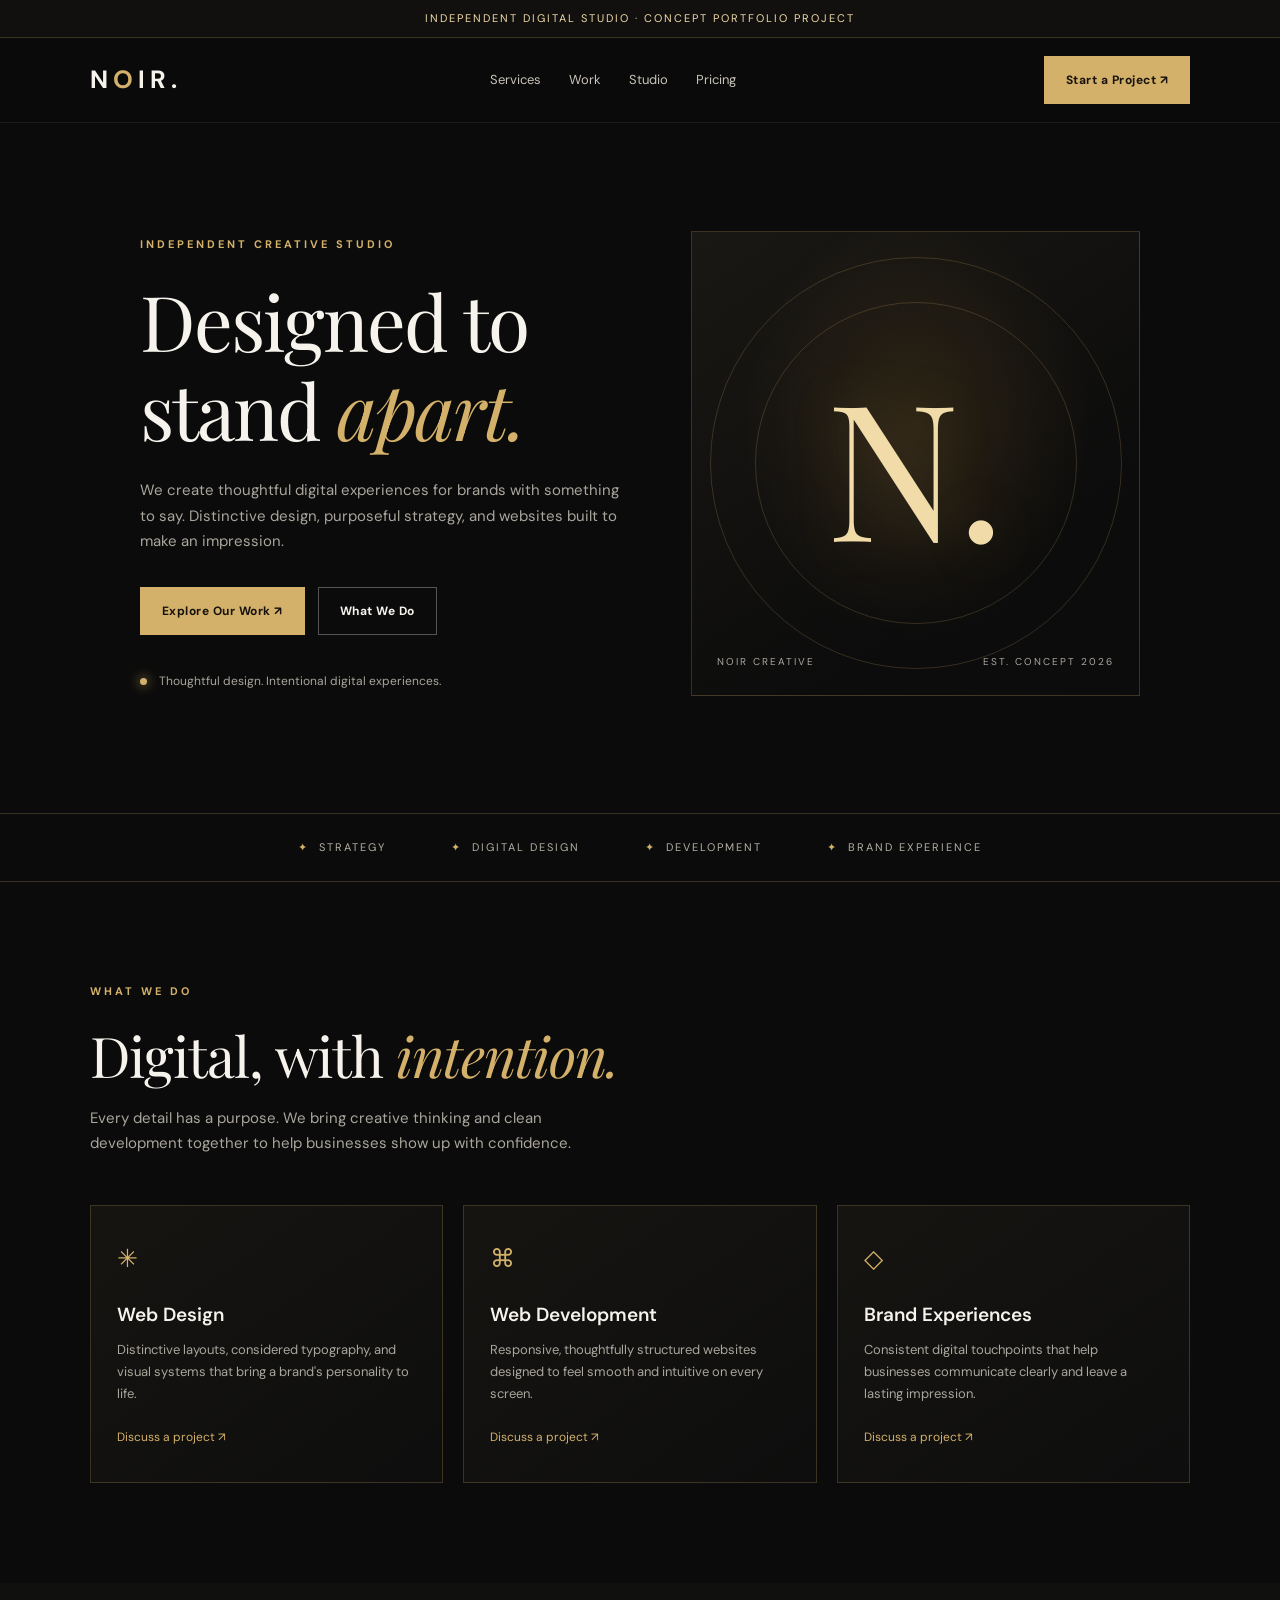
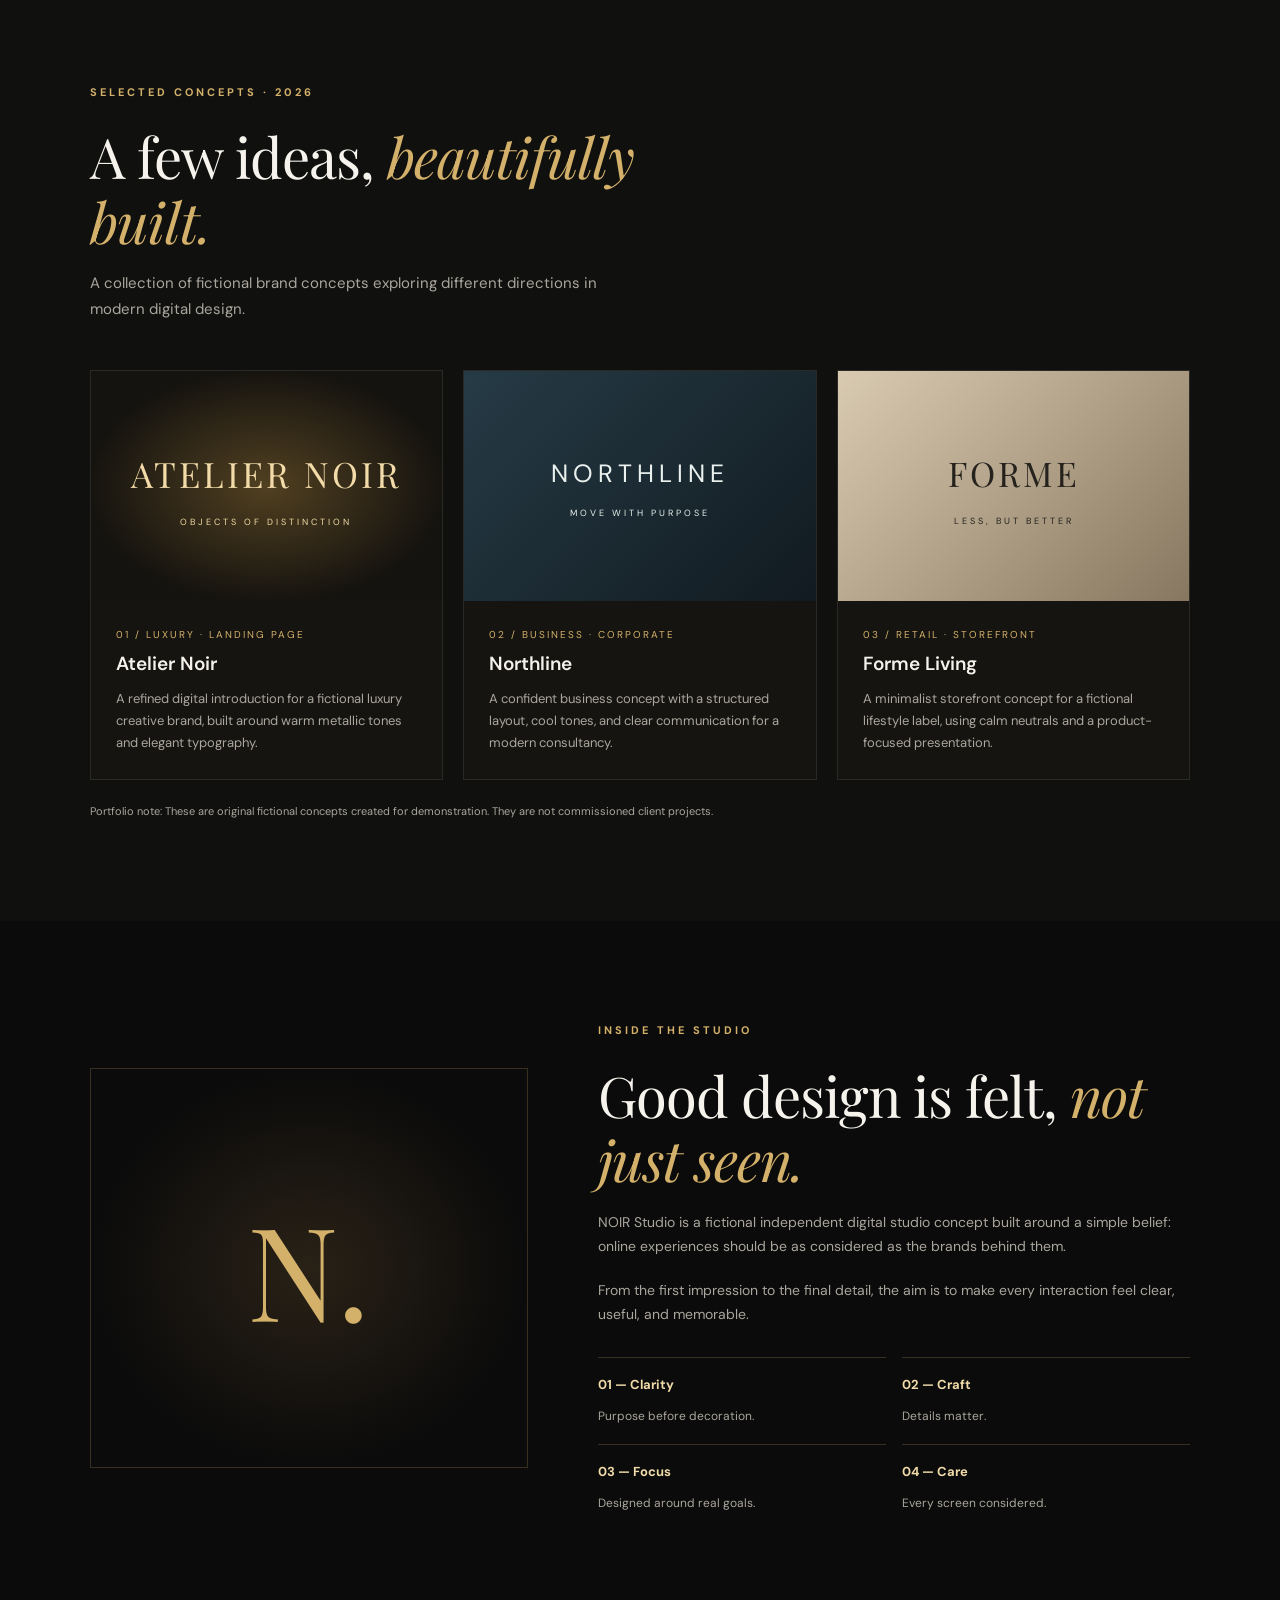
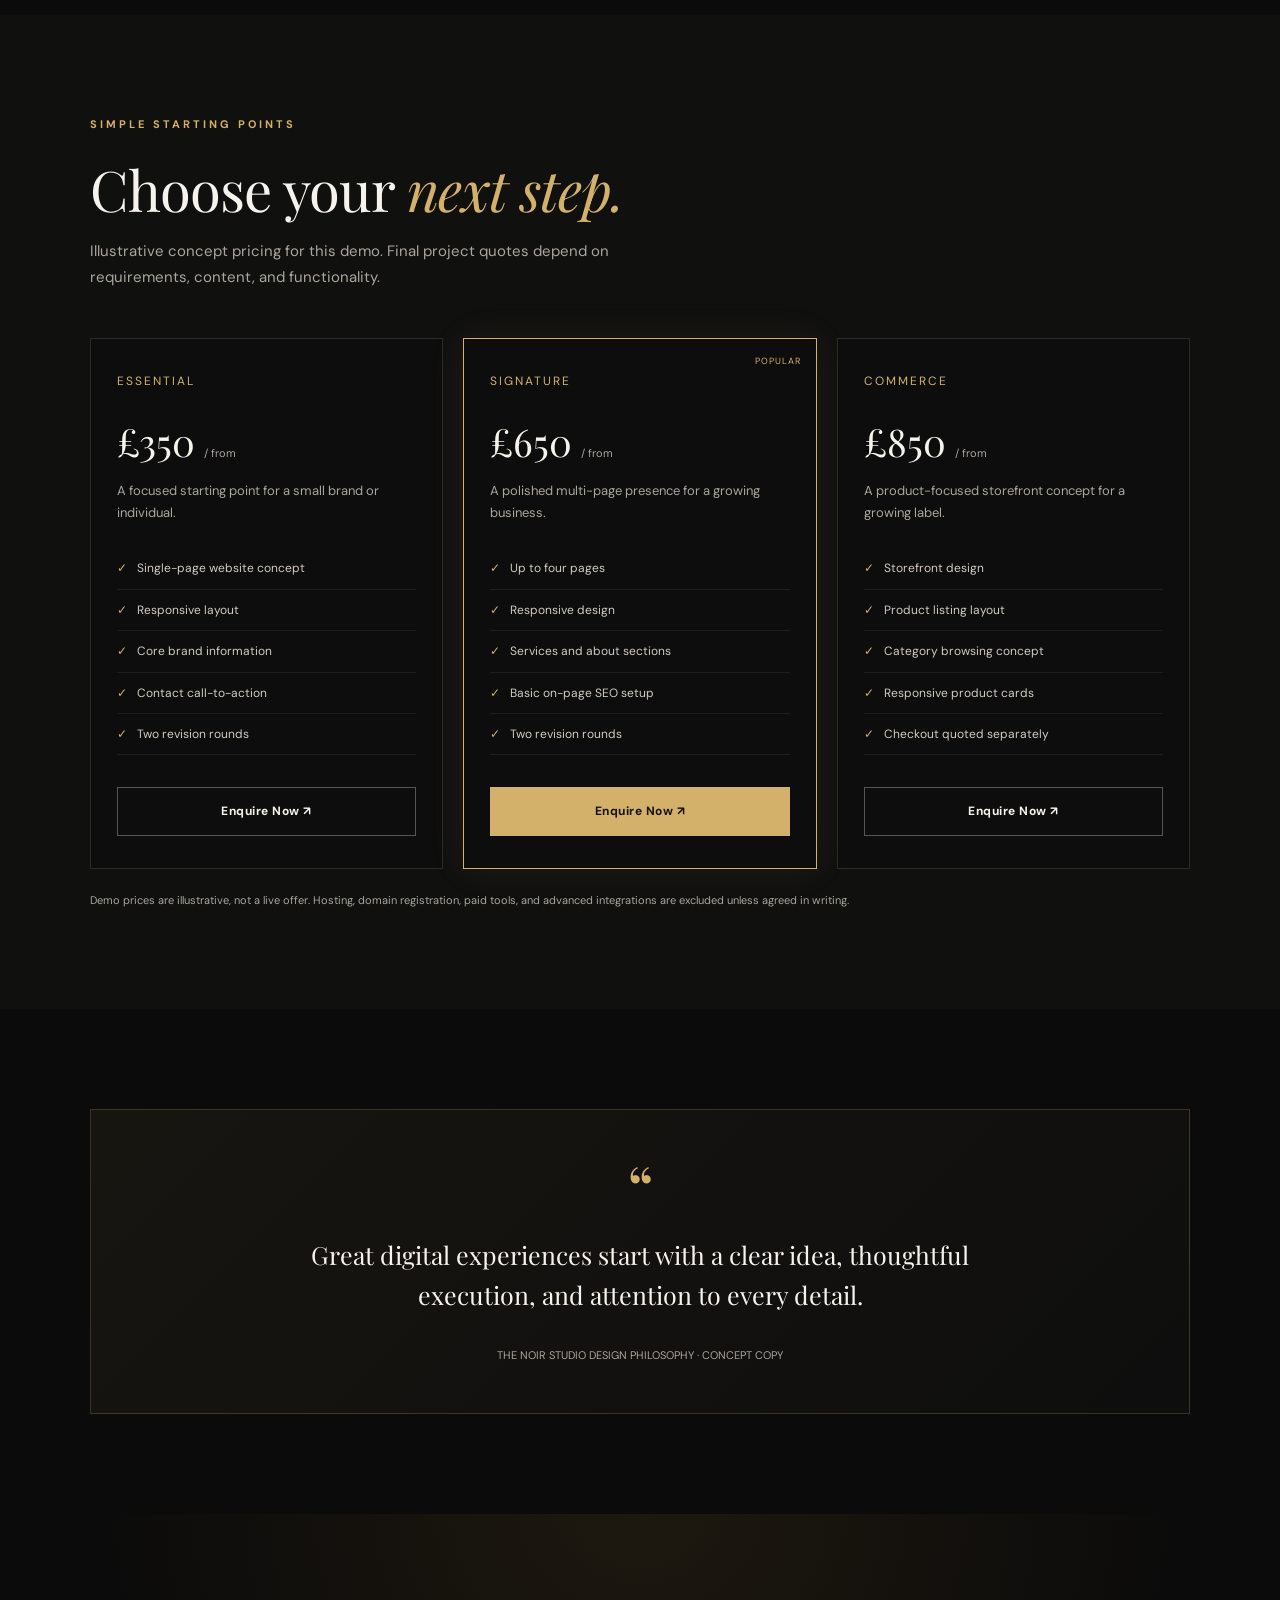
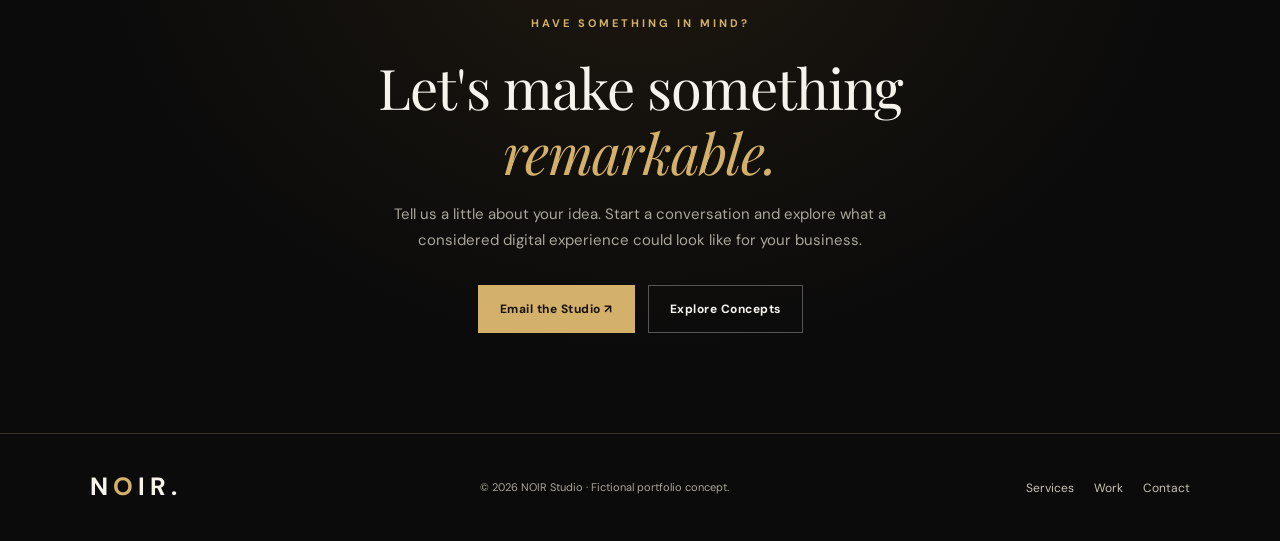
<file: noir.html>
<!DOCTYPE html>
<html lang="en">
<head>
  <meta charset="UTF-8">
  <meta name="viewport" content="width=device-width, initial-scale=1.0">
  <meta name="description" content="NOIR Studio is a creative digital studio concept crafting elegant websites and premium digital experiences for ambitious brands.">
  <meta name="theme-color" content="#0b0b0b">
  <title>NOIR Studio — Designed to Stand Apart</title>

  <link rel="preconnect" href="https://fonts.googleapis.com">
  <link rel="preconnect" href="https://fonts.gstatic.com" crossorigin>
  <link href="https://fonts.googleapis.com/css2?family=DM+Sans:wght@400;500;600;700&family=Playfair+Display:wght@400;500;600;700&display=swap" rel="stylesheet">

  <style>
    :root {
      --bg: #0b0b0b;
      --surface: #121212;
      --surface-light: #191816;
      --gold: #d4b16a;
      --gold-light: #f0dba9;
      --text: #f6f3ed;
      --muted: #aaa69d;
      --line: rgba(212,177,106,.22);
      --serif: "Playfair Display", Georgia, serif;
      --sans: "DM Sans", Arial, sans-serif;
    }

    * { box-sizing: border-box; margin: 0; padding: 0; }

    html { scroll-behavior: smooth; scroll-padding-top: 90px; }

    body {
      background: var(--bg);
      color: var(--text);
      font-family: var(--sans);
      line-height: 1.7;
      overflow-x: hidden;
    }

    a { color: inherit; text-decoration: none; }
    button { font: inherit; }
    img { display: block; max-width: 100%; }
    section { padding: 100px 7%; }

    .container { width: 100%; max-width: 1180px; margin: auto; }

    .announcement {
      padding: 9px 16px;
      text-align: center;
      color: var(--gold-light);
      background: #11100e;
      font-size: 11px;
      letter-spacing: 2px;
      text-transform: uppercase;
      border-bottom: 1px solid var(--line);
    }

    header {
      position: sticky;
      top: 0;
      z-index: 100;
      background: rgba(11,11,11,.93);
      backdrop-filter: blur(16px);
      border-bottom: 1px solid rgba(255,255,255,.07);
    }

    nav {
      max-width: 1320px;
      margin: auto;
      padding: 18px 7%;
      display: flex;
      align-items: center;
      justify-content: space-between;
      gap: 24px;
    }

    .logo {
      font-size: 25px;
      font-weight: 700;
      letter-spacing: 5px;
    }

    .logo span { color: var(--gold); }

    .nav-links {
      display: flex;
      align-items: center;
      gap: 28px;
      list-style: none;
      font-size: 13px;
      color: #c8c3b9;
    }

    .nav-links a:hover { color: var(--gold); }

    .nav-cta, .btn {
      display: inline-flex;
      justify-content: center;
      align-items: center;
      padding: 13px 21px;
      border: 1px solid var(--gold);
      background: var(--gold);
      color: #17130c;
      font-weight: 700;
      font-size: 12px;
      letter-spacing: .5px;
      transition: .25s ease;
      cursor: pointer;
    }

    .nav-cta:hover, .btn:hover {
      background: var(--gold-light);
      transform: translateY(-2px);
      box-shadow: 0 8px 30px rgba(212,177,106,.15);
    }

    .btn-outline {
      background: transparent;
      color: var(--text);
      border-color: rgba(255,255,255,.3);
    }

    .btn-outline:hover { border-color: var(--gold); color: var(--gold-light); background: transparent; }

    .hero {
      min-height: 690px;
      display: grid;
      grid-template-columns: 1.05fr .95fr;
      align-items: center;
      gap: 55px;
      padding-top: 90px;
      padding-bottom: 100px;
    }

    .eyebrow {
      color: var(--gold);
      text-transform: uppercase;
      font-size: 11px;
      letter-spacing: 3px;
      font-weight: 700;
      margin-bottom: 23px;
    }

    h1, h2, h3 { line-height: 1.15; }

    h1 {
      font-family: var(--serif);
      font-size: clamp(46px, 6vw, 78px);
      font-weight: 400;
      letter-spacing: -2px;
      margin-bottom: 25px;
    }

    h1 em, h2 em { color: var(--gold); font-weight: 400; }

    .hero-copy, .section-copy {
      max-width: 530px;
      color: var(--muted);
      font-size: 15px;
    }

    .hero-actions { display: flex; gap: 13px; flex-wrap: wrap; margin-top: 32px; }

    .hero-note {
      margin-top: 36px;
      display: flex;
      gap: 12px;
      align-items: center;
      font-size: 12px;
      color: var(--muted);
    }

    .dot {
      width: 7px;
      height: 7px;
      border-radius: 50%;
      background: var(--gold);
      box-shadow: 0 0 12px var(--gold);
    }

    .hero-visual {
      position: relative;
      min-height: 465px;
      display: grid;
      place-items: center;
      overflow: hidden;
      border: 1px solid var(--line);
      background:
        radial-gradient(ellipse at 50% 42%, rgba(164,119,44,.19), transparent 55%),
        linear-gradient(145deg, #1a1814, #0c0c0c 70%);
    }

    .hero-visual::before, .hero-visual::after {
      content: "";
      position: absolute;
      border: 1px solid rgba(212,177,106,.2);
      border-radius: 50%;
      width: 320px;
      height: 320px;
    }

    .hero-visual::after { width: 410px; height: 410px; }

    .monogram {
      position: relative;
      z-index: 1;
      font-family: var(--serif);
      font-size: clamp(100px, 17vw, 190px);
      color: var(--gold-light);
      line-height: 1;
      text-shadow: 0 0 65px rgba(212,177,106,.2);
    }

    .visual-label {
      position: absolute;
      z-index: 2;
      bottom: 25px;
      left: 25px;
      right: 25px;
      display: flex;
      justify-content: space-between;
      gap: 10px;
      color: var(--muted);
      font-size: 10px;
      letter-spacing: 2px;
      text-transform: uppercase;
    }

    .trust-bar {
      padding: 24px 7%;
      border-top: 1px solid var(--line);
      border-bottom: 1px solid var(--line);
      display: flex;
      justify-content: center;
      align-items: center;
      flex-wrap: wrap;
      gap: 30px 65px;
      color: #b4afa4;
      font-size: 11px;
      letter-spacing: 2px;
      text-transform: uppercase;
    }

    .trust-bar span::before { content: "✦"; color: var(--gold); margin-right: 10px; }

    .section-head { max-width: 650px; margin-bottom: 48px; }

    h2 {
      font-family: var(--serif);
      font-size: clamp(36px, 4.5vw, 56px);
      font-weight: 400;
      margin-bottom: 18px;
      letter-spacing: -1px;
    }

    .services-grid, .work-grid, .pricing-grid {
      display: grid;
      grid-template-columns: repeat(3, minmax(0, 1fr));
      gap: 20px;
    }

    .service-card {
      padding: 32px 26px;
      border: 1px solid var(--line);
      background: linear-gradient(145deg, #151411, #0e0e0e);
      transition: .3s ease;
    }

    .service-card:hover, .work-card:hover {
      transform: translateY(-5px);
      border-color: rgba(212,177,106,.65);
    }

    .service-icon { font-size: 25px; color: var(--gold); margin-bottom: 24px; }

    h3 { font-size: 19px; font-weight: 600; margin-bottom: 13px; }

    .service-card p, .work-info p, .price-card p {
      font-size: 13px;
      color: var(--muted);
    }

    .text-link {
      display: inline-block;
      margin-top: 22px;
      color: var(--gold);
      font-size: 12px;
    }

    .work-section { background: #10100f; }

    .work-card {
      overflow: hidden;
      background: #151411;
      border: 1px solid rgba(255,255,255,.09);
      transition: .3s ease;
    }

    .work-art {
      min-height: 230px;
      padding: 25px;
      display: grid;
      place-items: center;
      position: relative;
      overflow: hidden;
    }

    .art-one { background: radial-gradient(ellipse at center, #514021, #15130f 72%); }
    .art-two { background: linear-gradient(135deg, #263b46, #111a20); }
    .art-three { background: linear-gradient(135deg, #d9cbb1, #887760); }

    .art-brand {
      font-family: var(--serif);
      font-size: 35px;
      text-align: center;
      letter-spacing: 3px;
      color: #f2dba8;
    }

    .art-two .art-brand { font-family: var(--sans); font-size: 25px; letter-spacing: 5px; color: #e9f0ed; }
    .art-three .art-brand { color: #25221d; font-size: 34px; }

    .art-sub {
      display: block;
      margin-top: 12px;
      font: 9px var(--sans);
      letter-spacing: 3px;
      text-align: center;
    }

    .work-info { padding: 25px; }
    .work-meta { color: var(--gold); font-size: 10px; letter-spacing: 2px; text-transform: uppercase; margin-bottom: 10px; }

    .concept-note {
      margin-top: 22px;
      color: var(--muted);
      font-size: 11px;
    }

    .about-grid {
      display: grid;
      grid-template-columns: .85fr 1.15fr;
      gap: 70px;
      align-items: center;
    }

    .about-art {
      min-height: 400px;
      border: 1px solid var(--line);
      display: grid;
      place-items: center;
      background: radial-gradient(ellipse at center, #292116, #0b0b0b 70%);
    }

    .about-art span { font-family: var(--serif); font-size: 130px; color: var(--gold); }

    .about-copy p { color: var(--muted); font-size: 14px; margin: 20px 0; }

    .values { display: grid; grid-template-columns: 1fr 1fr; gap: 16px; margin-top: 30px; }

    .value { border-top: 1px solid var(--line); padding-top: 16px; }
    .value strong { display: block; color: var(--gold-light); font-size: 13px; margin-bottom: 5px; }
    .value span { color: var(--muted); font-size: 12px; }

    .pricing-section { background: #10100f; }

    .price-card {
      position: relative;
      padding: 32px 26px;
      border: 1px solid rgba(255,255,255,.12);
      background: #0d0d0d;
    }

    .price-card.featured { border-color: var(--gold); box-shadow: 0 0 35px rgba(212,177,106,.08); }

    .popular {
      position: absolute;
      right: 15px;
      top: 15px;
      color: var(--gold);
      font-size: 9px;
      letter-spacing: 1px;
      text-transform: uppercase;
    }

    .price-name { font-size: 12px; color: var(--gold); letter-spacing: 2px; text-transform: uppercase; }
    .price { font-family: var(--serif); font-size: 38px; margin: 18px 0 6px; }
    .price small { font: 11px var(--sans); color: var(--muted); }
    .price-card > p { min-height: 44px; }

    .price-card ul { list-style: none; margin: 24px 0; }

    .price-card li {
      font-size: 12px;
      color: #d1ccc2;
      padding: 10px 0;
      border-bottom: 1px solid rgba(255,255,255,.07);
    }

    .price-card li::before { content: "✓"; color: var(--gold); margin-right: 10px; }
    .price-card .btn { width: 100%; margin-top: 8px; }

    .pricing-note { color: var(--muted); font-size: 11px; margin-top: 22px; }

    .testimonial {
      padding: 45px;
      border: 1px solid var(--line);
      background: linear-gradient(135deg, #171510, #0e0e0e);
      text-align: center;
    }

    .quote-mark { color: var(--gold); font: 65px var(--serif); line-height: 1; }
    .testimonial blockquote { font: 25px/1.6 var(--serif); max-width: 760px; margin: 15px auto 25px; }
    .testimonial small { color: var(--muted); font-size: 11px; }

    .contact-section {
      text-align: center;
      background: radial-gradient(ellipse at center top, rgba(164,119,44,.12), transparent 60%);
    }

    .contact-inner { max-width: 760px; margin: auto; }
    .contact-inner .section-copy { margin: auto; }
    .contact-inner .hero-actions { justify-content: center; }

    footer {
      padding: 32px 7%;
      border-top: 1px solid var(--line);
    }

    .footer-inner {
      max-width: 1180px;
      margin: auto;
      display: flex;
      align-items: center;
      justify-content: space-between;
      gap: 20px;
      flex-wrap: wrap;
    }

    .footer-copy { color: var(--muted); font-size: 11px; }
    .footer-links { display: flex; gap: 20px; font-size: 12px; color: #c8c3b9; }
    .footer-links a:hover { color: var(--gold); }

    .reveal { animation: rise .8s ease both; }

    @keyframes rise {
      from { opacity: 0; transform: translateY(18px); }
      to { opacity: 1; transform: translateY(0); }
    }

    @media (prefers-reduced-motion: reduce) {
      *, *::before, *::after { scroll-behavior: auto !important; animation: none !important; transition: none !important; }
    }

    @media (max-width: 900px) {
      section { padding: 80px 6%; }
      .hero { grid-template-columns: 1fr 1fr; gap: 28px; min-height: auto; }
      .hero-visual { min-height: 370px; }
      .services-grid, .work-grid, .pricing-grid { grid-template-columns: repeat(2, minmax(0, 1fr)); }
      .about-grid { gap: 35px; }
      .nav-links { gap: 15px; }
      .nav-cta { display: none; }
    }

    @media (max-width: 640px) {
      .announcement { font-size: 9px; letter-spacing: 1px; }
      nav { padding: 15px 5%; flex-wrap: wrap; }
      .logo { font-size: 21px; }
      .nav-links { width: 100%; justify-content: space-between; gap: 8px; font-size: 11px; order: 2; }
      section { padding: 65px 5%; }
      .hero { grid-template-columns: 1fr; padding-top: 65px; gap: 38px; }
      h1 { font-size: clamp(43px, 12vw, 62px); }
      .hero-copy, .section-copy { font-size: 14px; }
      .hero-visual { min-height: 330px; }
      .monogram { font-size: 145px; }
      .trust-bar { gap: 14px 22px; font-size: 9px; padding: 20px 5%; }
      .services-grid, .work-grid, .pricing-grid, .about-grid { grid-template-columns: 1fr; }
      .section-head { margin-bottom: 30px; }
      .service-card, .price-card { padding: 27px 22px; }
      .work-art { min-height: 210px; }
      .about-art { min-height: 270px; }
      .about-art span { font-size: 100px; }
      .values { gap: 20px 12px; }
      .testimonial { padding: 30px 20px; }
      .testimonial blockquote { font-size: 20px; }
      .hero-actions .btn { flex: 1 1 auto; }
      .footer-inner { flex-direction: column; text-align: center; }
    }
  </style>
</head>

<body>
  <div class="announcement">
    Independent digital studio · Concept portfolio project
  </div>

  <header>
    <nav aria-label="Main navigation">
      <a href="#home" class="logo" aria-label="NOIR Studio home">N<span>O</span>IR.</a>
      <ul class="nav-links">
        <li><a href="#services">Services</a></li>
        <li><a href="#work">Work</a></li>
        <li><a href="#about">Studio</a></li>
        <li><a href="#pricing">Pricing</a></li>
      </ul>
      <a class="nav-cta" href="#contact">Start a Project ↗</a>
    </nav>
  </header>

  <main>
    <section class="hero container" id="home">
      <div class="reveal">
        <div class="eyebrow">Independent creative studio</div>
        <h1>Designed to<br>stand <em>apart.</em></h1>
        <p class="hero-copy">
          We create thoughtful digital experiences for brands with something to say.
          Distinctive design, purposeful strategy, and websites built to make an impression.
        </p>
        <div class="hero-actions">
          <a class="btn" href="#work">Explore Our Work ↗</a>
          <a class="btn btn-outline" href="#services">What We Do</a>
        </div>
        <div class="hero-note"><span class="dot"></span> Thoughtful design. Intentional digital experiences.</div>
      </div>

      <div class="hero-visual" aria-label="NOIR Studio gold monogram artwork">
        <div class="monogram">N.</div>
        <div class="visual-label">
          <span>NOIR Creative</span>
          <span>Est. Concept 2026</span>
        </div>
      </div>
    </section>

    <div class="trust-bar">
      <span>Strategy</span>
      <span>Digital Design</span>
      <span>Development</span>
      <span>Brand Experience</span>
    </div>

    <section id="services">
      <div class="container">
        <div class="section-head">
          <div class="eyebrow">What we do</div>
          <h2>Digital, with <em>intention.</em></h2>
          <p class="section-copy">Every detail has a purpose. We bring creative thinking and clean development together to help businesses show up with confidence.</p>
        </div>

        <div class="services-grid">
          <article class="service-card">
            <div class="service-icon">✳</div>
            <h3>Web Design</h3>
            <p>Distinctive layouts, considered typography, and visual systems that bring a brand's personality to life.</p>
            <a class="text-link" href="#contact">Discuss a project ↗</a>
          </article>

          <article class="service-card">
            <div class="service-icon">⌘</div>
            <h3>Web Development</h3>
            <p>Responsive, thoughtfully structured websites designed to feel smooth and intuitive on every screen.</p>
            <a class="text-link" href="#contact">Discuss a project ↗</a>
          </article>

          <article class="service-card">
            <div class="service-icon">◇</div>
            <h3>Brand Experiences</h3>
            <p>Consistent digital touchpoints that help businesses communicate clearly and leave a lasting impression.</p>
            <a class="text-link" href="#contact">Discuss a project ↗</a>
          </article>
        </div>
      </div>
    </section>

    <section class="work-section" id="work">
      <div class="container">
        <div class="section-head">
          <div class="eyebrow">Selected concepts · 2026</div>
          <h2>A few ideas, <em>beautifully built.</em></h2>
          <p class="section-copy">A collection of fictional brand concepts exploring different directions in modern digital design.</p>
        </div>

        <div class="work-grid">
          <article class="work-card">
            <div class="work-art art-one">
              <div class="art-brand">ATELIER NOIR<span class="art-sub">OBJECTS OF DISTINCTION</span></div>
            </div>
            <div class="work-info">
              <div class="work-meta">01 / Luxury · Landing Page</div>
              <h3>Atelier Noir</h3>
              <p>A refined digital introduction for a fictional luxury creative brand, built around warm metallic tones and elegant typography.</p>
            </div>
          </article>

          <article class="work-card">
            <div class="work-art art-two">
              <div class="art-brand">NORTHLINE<span class="art-sub">MOVE WITH PURPOSE</span></div>
            </div>
            <div class="work-info">
              <div class="work-meta">02 / Business · Corporate</div>
              <h3>Northline</h3>
              <p>A confident business concept with a structured layout, cool tones, and clear communication for a modern consultancy.</p>
            </div>
          </article>

          <article class="work-card">
            <div class="work-art art-three">
              <div class="art-brand">FORME<span class="art-sub">LESS, BUT BETTER</span></div>
            </div>
            <div class="work-info">
              <div class="work-meta">03 / Retail · Storefront</div>
              <h3>Forme Living</h3>
              <p>A minimalist storefront concept for a fictional lifestyle label, using calm neutrals and a product-focused presentation.</p>
            </div>
          </article>
        </div>

        <p class="concept-note">Portfolio note: These are original fictional concepts created for demonstration. They are not commissioned client projects.</p>
      </div>
    </section>

    <section id="about">
      <div class="container about-grid">
        <div class="about-art"><span>N.</span></div>
        <div class="about-copy">
          <div class="eyebrow">Inside the studio</div>
          <h2>Good design is felt, <em>not just seen.</em></h2>
          <p>NOIR Studio is a fictional independent digital studio concept built around a simple belief: online experiences should be as considered as the brands behind them.</p>
          <p>From the first impression to the final detail, the aim is to make every interaction feel clear, useful, and memorable.</p>
          <div class="values">
            <div class="value"><strong>01 — Clarity</strong><span>Purpose before decoration.</span></div>
            <div class="value"><strong>02 — Craft</strong><span>Details matter.</span></div>
            <div class="value"><strong>03 — Focus</strong><span>Designed around real goals.</span></div>
            <div class="value"><strong>04 — Care</strong><span>Every screen considered.</span></div>
          </div>
        </div>
      </div>
    </section>

    <section class="pricing-section" id="pricing">
      <div class="container">
        <div class="section-head">
          <div class="eyebrow">Simple starting points</div>
          <h2>Choose your <em>next step.</em></h2>
          <p class="section-copy">Illustrative concept pricing for this demo. Final project quotes depend on requirements, content, and functionality.</p>
        </div>

        <div class="pricing-grid">
          <article class="price-card">
            <div class="price-name">Essential</div>
            <div class="price">£350 <small>/ from</small></div>
            <p>A focused starting point for a small brand or individual.</p>
            <ul>
              <li>Single-page website concept</li>
              <li>Responsive layout</li>
              <li>Core brand information</li>
              <li>Contact call-to-action</li>
              <li>Two revision rounds</li>
            </ul>
            <a class="btn btn-outline" href="#contact">Enquire Now ↗</a>
          </article>

          <article class="price-card featured">
            <div class="popular">Popular</div>
            <div class="price-name">Signature</div>
            <div class="price">£650 <small>/ from</small></div>
            <p>A polished multi-page presence for a growing business.</p>
            <ul>
              <li>Up to four pages</li>
              <li>Responsive design</li>
              <li>Services and about sections</li>
              <li>Basic on-page SEO setup</li>
              <li>Two revision rounds</li>
            </ul>
            <a class="btn" href="#contact">Enquire Now ↗</a>
          </article>

          <article class="price-card">
            <div class="price-name">Commerce</div>
            <div class="price">£850 <small>/ from</small></div>
            <p>A product-focused storefront concept for a growing label.</p>
            <ul>
              <li>Storefront design</li>
              <li>Product listing layout</li>
              <li>Category browsing concept</li>
              <li>Responsive product cards</li>
              <li>Checkout quoted separately</li>
            </ul>
            <a class="btn btn-outline" href="#contact">Enquire Now ↗</a>
          </article>
        </div>

        <p class="pricing-note">Demo prices are illustrative, not a live offer. Hosting, domain registration, paid tools, and advanced integrations are excluded unless agreed in writing.</p>
      </div>
    </section>

    <section>
      <div class="container">
        <div class="testimonial">
          <div class="quote-mark">“</div>
          <blockquote>Great digital experiences start with a clear idea, thoughtful execution, and attention to every detail.</blockquote>
          <small>THE NOIR STUDIO DESIGN PHILOSOPHY · CONCEPT COPY</small>
        </div>
      </div>
    </section>

    <section class="contact-section" id="contact">
      <div class="container contact-inner">
        <div class="eyebrow">Have something in mind?</div>
        <h2>Let's make something <em>remarkable.</em></h2>
        <p class="section-copy">Tell us a little about your idea. Start a conversation and explore what a considered digital experience could look like for your business.</p>
        <div class="hero-actions">
          <!-- Replace the example email with your real contact email. -->
          <a class="btn" href="mailto:hello@example.com?subject=NOIR%20Studio%20Project%20Enquiry">Email the Studio ↗</a>
          <a class="btn btn-outline" href="#work">Explore Concepts</a>
        </div>
      </div>
    </section>
  </main>

  <footer>
    <div class="footer-inner">
      <a href="#home" class="logo">N<span>O</span>IR.</a>
      <p class="footer-copy">© <span id="year">2026</span> NOIR Studio · Fictional portfolio concept.</p>
      <div class="footer-links">
        <a href="#services">Services</a>
        <a href="#work">Work</a>
        <a href="#contact">Contact</a>
      </div>
    </div>
  </footer>

  <script>
    document.getElementById("year").textContent = new Date().getFullYear();
  </script>
</body>
</html>
</file>
<file: style.css>
@import url('https://eapis.com/css2?family=Inter:wght@400;500;600;700;800&display=swap');

:root {
  --bg: #080b14;
  --surface: #111626;
  --text: #f8fafc;
  --muted: #a5aec3;
  --accent: #8b5cf6;
  --border: #252b40;
}

* {
  margin: 0;
  padding: 0;
  box-sizing: border-box;
}

html {
  scroll-behavior: smooth;
}

body {
  font-family: 'Inter', sans-serif;
  background: var(--bg);
  color: var(--text);
  line-height: 1.6;
}

a {
  color: inherit;
  text-decoration: none;
}

button, a {
  -webkit-tap-highlight-color: transparent;
}

.container {
  width: min(1120px, 90%);
  margin: auto;
}

header {
  border-bottom: 1px solid var(--border);
  background: rgba(8, 11, 20, 0.92);
}

.navbar {
  min-height: 82px;
  display: flex;
  align-items: center;
  justify-content: space-between;
  gap: 24px;
}

.logo {
  font-size: 1.35rem;
  font-weight: 800;
  letter-spacing: -1px;
}

.logo span {
  color: var(--accent);
}

.nav-links {
  display: flex;
  align-items: center;
  gap: 28px;
  color: var(--muted);
  font-size: 0.9rem;
}

.nav-links a:hover {
  color: white;
}

.btn {
  display: inline-flex;
  justify-content: center;
  align-items: center;
  gap: 8px;
  padding: 13px 20px;
  border-radius: 10px;
  font-weight: 600;
  transition: 0.25s;
}

.btn-primary {
  background: var(--accent);
  color: white;
}

.btn-primary:hover {
  background: #7544e8;
  transform: translateY(-2px);
}

.btn-outline {
  border: 1px solid #41465d;
  color: white;
}

.hero {
  padding: 110px 0 90px;
  text-align: center;
  background:
    radial-gradient(ellipse at 50% 0%, #241447 0%, transparent 58%);
}

.eyebrow {
  color: #bba5ff;
  font-size: 0.8rem;
  font-weight: 700;
  letter-spacing: 3px;
  text-transform: uppercase;
  margin-bottom: 22px;
}

.hero h1 {
  max-width: 850px;
  margin: 0 auto 22px;
  font-size: clamp(2.7rem, 7vw, 5.4rem);
  line-height: 1.08;
  letter-spacing: -3px;
}

.gradient-text {
  background: linear-gradient(90deg, #c4b5fd, #8b5cf6, #60a5fa);
  -webkit-background-clip: text;
  background-clip: text;
  color: transparent;
}

.hero p {
  max-width: 610px;
  margin: 0 auto 30px;
  color: var(--muted);
  font-size: 1.05rem;
}

.hero-actions {
  display: flex;
  justify-content: center;
  gap: 14px;
  flex-wrap: wrap;
}

.services {
  padding: 75px 0 100px;
}

.section-heading {
  text-align: center;
  margin-bottom: 42px;
}

.section-heading h2 {
  font-size: clamp(2rem, 4vw, 3rem);
  letter-spacing: -1px;
  margin-bottom: 12px;
}

.section-heading p {
  color: var(--muted);
}

.service-grid {
  display: grid;
  grid-template-columns: repeat(3, 1fr);
  gap: 22px;
}

.service-card {
  background: linear-gradient(145deg, #141a2b, #0e1220);
  border: 1px solid var(--border);
  padding: 30px;
  border-radius: 18px;
  transition: 0.25s;
}

.service-card:hover {
  transform: translateY(-5px);
  border-color: var(--accent);
}

.service-icon {
  width: 48px;
  height: 48px;
  display: grid;
  place-items: center;
  background: #261b46;
  border-radius: 13px;
  font-size: 1.4rem;
  margin-bottom: 22px;
}

.service-card h3 {
  font-size: 1.2rem;
  margin-bottom: 10px;
}

.service-card p {
  color: var(--muted);
  font-size: 0.93rem;
}

.contact {
  text-align: center;
  padding: 70px 24px;
  margin-bottom: 80px;
  border: 1px solid var(--border);
  border-radius: 24px;
  background: radial-gradient(ellipse at top, #21143e, #111626);
}

.contact h2 {
  font-size: clamp(2rem, 4vw, 3rem);
  margin-bottom: 14px;
}

.contact p {
  color: var(--muted);
  margin-bottom: 25px;
}

footer {
  border-top: 1px solid var(--border);
  padding: 28px 0;
  color: var(--muted);
  font-size: 0.85rem;
  text-align: center;
}

@media (max-width: 760px) {
  .navbar {
    min-height: 72px;
  }

  
  }

  .navbar > .btn {
    padding: 10px 13px;
    font-size: 0.82rem;
  }

  .hero {
    padding: 80px 0 65px;
  }

  .hero h1 {
    letter-spacing: -1.5px;
  }

  .service-grid {
    grid-template-columns: 1fr;
  }

  .service-card {
    padding: 25px;
  }

  .services {
    padding: 60px 0 75px;
  }
/* ===== AUMICO STUDIO - PREMIUM PORTFOLIO ===== */

.portfolio {
  padding: 100px 7%;
  background: #0b0b10;
  color: #ffffff;
  overflow: hidden;
}

.portfolio-container {
  max-width: 1200px;
  margin: 0 auto;
}

.section-tag {
  display: inline-block;
  color: #b69cff;
  font-size: 12px;
  font-weight: 700;
  letter-spacing: 4px;
  margin-bottom: 18px;
}

.portfolio-container > h2 {
  font-size: clamp(32px, 5vw, 54px);
  line-height: 1.15;
  letter-spacing: -1.5px;
  margin: 0 0 20px;
}

.portfolio-container > h2 span {
  color: #a78bfa;
}

.portfolio-description {
  max-width: 600px;
  color: #a4a4b5;
  font-size: 16px;
  line-height: 1.8;
  margin-bottom: 45px;
}

.portfolio-grid {
  display: grid;
  grid-template-columns: repeat(3, minmax(0, 1fr));
  gap: 24px;
}

.project-card {
  min-width: 0;
  background: #12121a;
  border: 1px solid #292637;
  border-radius: 18px;
  overflow: hidden;
  transition: transform 0.3s ease, border-color 0.3s ease;
}

.project-card:hover {
  transform: translateY(-8px);
  border-color: #a78bfa;
}

.project-preview {
  min-height: 250px;
  padding: 30px 24px;
  display: flex;
  flex-direction: column;
  justify-content: center;
  position: relative;
  overflow: hidden;
}

.project-preview > span {
  font-size: 10px;
  font-weight: 700;
  letter-spacing: 2px;
  margin-bottom: 22px;
}

.project-preview h3 {
  font-size: clamp(23px, 2.5vw, 32px);
  line-height: 1.2;
  margin: 0 0 20px;
}

.project-preview p {
  font-size: 9px;
  letter-spacing: 2px;
  margin: 0;
  opacity: 0.8;
}

.restaurant-preview {
  background: linear-gradient(135deg, #38251f, #9c5838);
}

.business-preview {
  background: linear-gradient(135deg, #17172f, #5142a3);
}

.store-preview {
  background: linear-gradient(135deg, #163a35, #327e70);
}

.project-info {
  display: flex;
  justify-content: space-between;
  align-items: center;
  gap: 12px;
  padding: 22px 20px;
}

.project-info h3 {
  font-size: 16px;
  margin: 0 0 8px;
}

.project-info p {
  color: #a4a4b5;
  font-size: 11px;
  line-height: 1.6;
  margin: 0;
}

.project-number {
  color: #b69cff;
  font-size: 18px;
  font-weight: 700;
}

/* Tablet and mobile responsive layout */

@media (max-width: 900px) {
  .portfolio-grid {
    grid-template-columns: repeat(2, minmax(0, 1fr));
  }
}

@media (max-width: 600px) {
  .portfolio {
    padding: 70px 20px;
  }

  .portfolio-grid {
    grid-template-columns: 1fr;
  }

  .project-preview {
    min-height: 230px;
  }
}
/* ===== AUMICO STUDIO PREMIUM CARD UPGRADE ===== */

.portfolio {
  position: relative;
  isolation: isolate;
  background:
    radial-gradient(ellipse at 50% 0%, #21163b 0%, transparent 55%),
    #09090f;
}

.portfolio-container > h2 {
  max-width: 750px;
  font-weight: 800;
  letter-spacing: -2px;
}

.portfolio-description {
  max-width: 540px;
}

.portfolio-grid {
  gap: 28px;
  align-items: stretch;
}

.project-card {
  position: relative;
  background: linear-gradient(145deg, #171521, #0d0c13);
  border: 1px solid rgba(167, 139, 250, 0.19);
  border-radius: 20px;
  box-shadow: 0 12px 35px rgba(0, 0, 0, 0.18);
  transition:
    transform 0.35s ease,
    box-shadow 0.35s ease,
    border-color 0.35s ease;
}

.project-card:hover {
  transform: translateY(-10px);
  border-color: rgba(183, 156, 255, 0.75);
  box-shadow:
    0 20px 45px rgba(0, 0, 0, 0.35),
    0 0 25px rgba(139, 92, 246, 0.12);
}

.project-preview {
  min-height: 270px;
  padding: 30px;
  transition: background 0.35s ease;
}

.restaurant-preview {
  background:
    radial-gradient(ellipse at 90% 15%, rgba(255, 191, 130, 0.24), transparent 45%),
    linear-gradient(145deg, #211714, #71402f);
}

.business-preview {
  background:
    radial-gradient(ellipse at 90% 15%, rgba(183, 156, 255, 0.28), transparent 45%),
    linear-gradient(145deg, #131226, #39306c);
}

.store-preview {
  background:
    radial-gradient(ellipse at 90% 15%, rgba(122, 235, 207, 0.22), transparent 45%),
    linear-gradient(145deg, #10211f, #24584d);
}

.project-preview > span {
  color: rgba(255, 255, 255, 0.8);
  font-size: 10px;
  letter-spacing: 2.5px;
}

.project-preview h3 {
  font-weight: 800;
  letter-spacing: -0.8px;
}

.project-preview p {
  color: rgba(255, 255, 255, 0.7);
}

.project-info {
  min-height: 100px;
  padding: 24px;
  background: rgba(255, 255, 255, 0.015);
}

.project-info h3 {
  font-size: 17px;
  font-weight: 700;
  letter-spacing: -0.3px;
}

.project-info p {
  color: #aaa6bd;
  line-height: 1.7;
}

.project-number {
  align-self: flex-start;
  padding: 7px 10px;
  border: 1px solid rgba(167, 139, 250, 0.25);
  border-radius: 9px;
  background: rgba(167, 139, 250, 0.08);
}

@media (prefers-reduced-motion: reduce) {
  .project-card {
    transition: none;
  }

  .project-card:hover {
    transform: none;
  }
}

@media (max-width: 600px) {
  .portfolio-container > h2 {
    letter-spacing: -1px;
  }

  .portfolio-grid {
    gap: 20px;
  }

  .project-preview {
    min-height: 240px;
  }

  .project-info {
    padding: 20px;
  }
}
/* MINI WEBSITE PREVIEWS */

.mini-browser {
  width: 100%;
  margin-bottom: 28px;
  border: 1px solid rgba(255,255,255,.24);
  border-radius: 10px;
  overflow: hidden;
  background: #101015;
  box-shadow: 0 12px 28px rgba(0,0,0,.25);
}

.browser-bar {
  display: flex;
  align-items: center;
  gap: 5px;
  padding: 9px;
  background: #201e29;
}

.browser-bar > span {
  width: 7px;
  height: 7px;
  border-radius: 50%;
  background: #a78bfa;
}

.browser-bar small {
  margin-left: 8px;
  color: #d2cddd;
  font-size: 9px;
}

.mini-site {
  min-height: 165px;
  padding: 14px;
  color: white;
}

.restaurant-site {
  background: linear-gradient(135deg, #302019, #9a6041);
}

.mini-nav {
  display: flex;
  justify-content: space-between;
  gap: 8px;
  font-size: 10px;
  font-weight: bold;
}

.mini-nav span {
  font-size: 8px;
  font-weight: normal;
}

.mini-content {
  padding: 18px 0 8px;
}

.mini-content small {
  font-size: 8px;
  letter-spacing: 1px;
}

.mini-content h4 {
  margin: 8px 0 12px;
  font-size: 24px;
  line-height: 1.15;
}

.mini-content button {
  padding: 8px 11px;
  border: 0;
  border-radius: 3px;
  background: #fff;
  color: #24170f;
  font-size: 8px;
  font-weight: bold;
}
/* ===== AUMICO STUDIO: FINAL PORTFOLIO POLISH ===== */

.portfolio {
  padding: 110px 7%;
  background:
    radial-gradient(ellipse at 50% 0%, rgba(110, 70, 190, 0.14), transparent 55%),
    #09090f;
}

.portfolio-container {
  max-width: 1200px;
  margin: 0 auto;
}

.portfolio-grid {
  display: grid;
  grid-template-columns: repeat(3, minmax(0, 1fr));
  align-items: stretch;
  gap: 24px;
}

.project-card {
  display: flex;
  flex-direction: column;
  min-width: 0;
  height: 100%;
  overflow: hidden;
  border: 1px solid rgba(180, 155, 255, 0.22);
  border-radius: 20px;
  background: linear-gradient(160deg, #171520, #0e0d14);
  box-shadow: 0 12px 30px rgba(0, 0, 0, 0.2);
  transition:
    transform 0.3s ease,
    border-color 0.3s ease,
    box-shadow 0.3s ease;
}

.project-card:hover {
  transform: translateY(-7px);
  border-color: rgba(180, 155, 255, 0.7);
  box-shadow: 0 18px 38px rgba(100, 70, 180, 0.17);
}

.mini-browser {
  flex-shrink: 0;
  width: 100%;
  margin: 0;
  border: 1px solid rgba(255, 255, 255, 0.13);
  border-radius: 12px;
  overflow: hidden;
  background: #111019;
  box-shadow: 0 8px 24px rgba(0, 0, 0, 0.22);
}

.browser-bar {
  min-height: 28px;
  padding: 8px 10px;
}

.mini-site {
  min-height: 180px;
  padding: 16px;
}

.mini-content h4 {
  font-size: clamp(19px, 2vw, 25px);
  line-height: 1.2;
  letter-spacing: -0.5px;
}

.mini-content button {
  cursor: default;
  border-radius: 5px;
  letter-spacing: 0.3px;
}

.project-preview {
  flex: 1;
  min-width: 0;
  padding: 22px;
}

.project-info {
  margin-top: auto;
  min-height: 105px;
  align-items: center;
  gap: 12px;
  border-top: 1px solid rgba(255, 255, 255, 0.07);
}

.project-info h3 {
  line-height: 1.4;
}

.project-info p {
  overflow-wrap: anywhere;
}

.project-number {
  flex-shrink: 0;
}

@media (max-width: 900px) {
  .portfolio {
    padding: 80px 5%;
  }

  .portfolio-grid {
    grid-template-columns: repeat(2, minmax(0, 1fr));
  }
}

@media (max-width: 600px) {
  .portfolio {
    padding: 65px 20px;
  }

  .portfolio-grid {
    grid-template-columns: 1fr;
    gap: 22px;
  }

  .project-preview {
    padding: 18px;
  }

  .mini-site {
    min-height: 170px;
  }
}
/* ===== AUMICO STUDIO PRICING ===== */

.pricing {
  padding: 100px 20px;
  background: #0b0b10;
  color: #f5f5f7;
  font-family: Arial, sans-serif;
}

.pricing-container {
  max-width: 1150px;
  margin: 0 auto;
}

.pricing-heading {
  text-align: center;
  margin-bottom: 55px;
}

.pricing-label {
  color: #b69cff;
  font-size: 12px;
  letter-spacing: 3px;
  font-weight: 700;
}

.pricing-heading h2 {
  font-size: clamp(30px, 5vw, 48px);
  margin: 18px 0;
}

.pricing-heading h2 span {
  color: #b69cff;
}

.pricing-heading p,
.plan-description {
  color: #aaaab8;
  line-height: 1.7;
}

.pricing-grid {
  display: grid;
  grid-template-columns: repeat(3, minmax(0, 1fr));
  gap: 24px;
  align-items: stretch;
}

.pricing-card {
  position: relative;
  background: #14141c;
  border: 1px solid #30303d;
  border-radius: 18px;
  padding: 32px 25px;
  display: flex;
  flex-direction: column;
  transition: transform 0.3s ease, border-color 0.3s ease;
}

.pricing-card:hover {
  transform: translateY(-7px);
  border-color: #b69cff;
}

.featured-plan {
  border-color: #a88aff;
  background: linear-gradient(160deg, #20192e, #14141c 65%);
}

.plan-tag,
.popular-tag {
  color: #c5afff;
  font-size: 11px;
  letter-spacing: 2px;
  font-weight: 700;
}

.popular-tag {
  display: inline-block;
  margin-bottom: 18px;
}

.pricing-card h3 {
  font-size: 27px;
  margin: 18px 0 8px;
}

.plan-description {
  font-size: 14px;
  min-height: 48px;
}

.plan-price {
  font-size: 31px;
  font-weight: 800;
  margin-top: 18px;
  white-space: nowrap;
}

.plan-price span {
  font-size: 13px;
  color: #c5afff;
  vertical-align: middle;
}

.price-note {
  color: #9292a2;
  font-size: 12px;
  margin-top: 8px;
}

.plan-features {
  list-style: none;
  padding: 0;
  margin: 25px 0;
}

.plan-features li {
  color: #dedee8;
  font-size: 14px;
  line-height: 1.6;
  margin-bottom: 14px;
}

.plan-button {
  display: block;
  text-align: center;
  text-decoration: none;
  color: #111018;
  background: #c1a7ff;
  padding: 14px 18px;
  border-radius: 10px;
  font-weight: 700;
  margin-top: auto;
  transition: background 0.2s ease;
}

.plan-button:hover {
  background: #d5c5ff;
}

.pricing-note {
  text-align: center;
  color: #9292a2;
  font-size: 12px;
  line-height: 1.7;
  margin-top: 35px;
}

/* Tablet and mobile */
@media (max-width: 900px) {
  .pricing-grid {
    grid-template-columns: repeat(2, minmax(0, 1fr));
  }
}

@media (max-width: 600px) {
  .pricing {
    padding: 65px 16px;
  }

  .pricing-grid {
    grid-template-columns: 1fr;
  }

  .pricing-card {
    padding: 28px 22px;
  }

  .pricing-heading {
    margin-bottom: 35px;
  }
}
/* Premium glow for Growth package */
.featured-plan {
  border: 1px solid #b69cff;
  box-shadow:
    0 0 15px rgba(182, 156, 255, 0.18),
    0 0 35px rgba(182, 156, 255, 0.10);
  transition:
    transform 0.3s ease,
    box-shadow 0.3s ease,
    border-color 0.3s ease;
}

.featured-plan:hover {
  transform: translateY(-8px);
  border-color: #d0bcff;
  box-shadow:
    0 0 22px rgba(182, 156, 255, 0.35),
    0 0 50px rgba(182, 156, 255, 0.18);
}
/* ===== AUMICO STUDIO CONTACT POLISH ===== */

#contact {
  padding: 90px 24px;
  margin: 50px auto;
  max-width: 1150px;
}

#contact .contact {
  position: relative;
  overflow: hidden;
  text-align: center;
  padding: 70px 35px;
  border: 1px solid rgba(182, 156, 255, 0.35);
  border-radius: 24px;
  background:
    radial-gradient(
      circle at 50% 0%,
      rgba(142, 94, 255, 0.18),
      transparent 60%
    ),
    linear-gradient(145deg, #17131f, #0e0e14);
  box-shadow: 0 0 35px rgba(145, 100, 255, 0.09);
}

#contact .eyebrow {
  color: #c2aaff;
  font-size: 12px;
  letter-spacing: 3px;
  text-transform: uppercase;
  margin-bottom: 18px;
}

#contact h2 {
  color: #ffffff;
  font-size: clamp(30px, 5vw, 46px);
  line-height: 1.2;
  margin: 0 0 20px;
}

#contact p {
  color: #b8b3c6;
  font-size: 16px;
  line-height: 1.8;
  max-width: 650px;
  margin: 0 auto 28px;
}

#contact .hero-actions {
  display: flex;
  justify-content: center;
  align-items: center;
  flex-wrap: wrap;
  gap: 16px;
  margin-top: 25px;
}

#contact .btn {
  display: inline-flex;
  justify-content: center;
  align-items: center;
  min-width: 170px;
  padding: 14px 24px;
  border-radius: 10px;
  text-decoration: none;
  font-weight: 700;
  transition: transform 0.25s ease, box-shadow 0.25s ease;
}

#contact .btn:hover {
  transform: translateY(-3px);
  box-shadow: 0 8px 24px rgba(182, 156, 255, 0.2);
}

@media (max-width: 600px) {
  #contact {
    padding: 55px 16px;
    margin: 25px auto;
  }

  #contact .contact {
    padding: 45px 20px;
  }

  #contact .hero-actions {
    flex-direction: column;
  }

  #contact .btn {
    width: 100%;
    box-sizing: border-box;
  }
}
/* ===== AUMICO STUDIO PRICING SECTION ===== */

.pricing {
  padding: 100px 20px;
  background: #0b0b10;
  color: #f5f5f7;
  font-family: Arial, sans-serif;
}

.pricing-container {
  max-width: 1150px;
  margin: 0 auto;
}

.pricing-heading {
  text-align: center;
  margin-bottom: 55px;
}

.pricing-label {
  color: #b69cff;
  font-size: 12px;
  letter-spacing: 3px;
  font-weight: 700;
}

.pricing-heading h2 {
  font-size: clamp(30px, 5vw, 48px);
  margin: 18px 0;
}

.pricing-heading h2 span {
  color: #b69cff;
}

.pricing-heading p,
.plan-description {
  color: #aaaab8;
  line-height: 1.7;
}

.pricing-grid {
  display: grid;
  grid-template-columns: repeat(3, minmax(0, 1fr));
  gap: 24px;
  align-items: stretch;
}

.pricing-card {
  background: #14141c;
  border: 1px solid #30303d;
  border-radius: 18px;
  padding: 32px 25px;
  display: flex;
  flex-direction: column;
  transition: transform 0.3s ease, box-shadow 0.3s ease;
}

.pricing-card:hover {
  transform: translateY(-7px);
  border-color: #b69cff;
}

.featured-plan {
  border-color: #b69cff;
  background: linear-gradient(160deg, #20192e, #14141c 65%);
  box-shadow: 0 0 20px rgba(182, 156, 255, 0.18);
}

.featured-plan:hover {
  box-shadow: 0 0 25px rgba(182, 156, 255, 0.35);
}

.plan-tag,
.popular-tag {
  color: #c5afff;
  font-size: 11px;
  letter-spacing: 2px;
  font-weight: 700;
}

.popular-tag {
  margin-bottom: 18px;
}

.pricing-card h3 {
  font-size: 27px;
  margin: 18px 0 8px;
}

.plan-description {
  font-size: 14px;
  min-height: 48px;
}

.plan-price {
  font-size: 31px;
  font-weight: 800;
  margin-top: 18px;
  white-space: nowrap;
}

.plan-price span {
  font-size: 13px;
  color: #c5afff;
}

.price-note {
  color: #9292a2;
  font-size: 12px;
  margin-top: 8px;
}

.plan-features {
  list-style: none;
  padding: 0;
  margin: 25px 0;
}

.plan-features li {
  color: #dedee8;
  font-size: 14px;
  line-height: 1.6;
  margin-bottom: 14px;
}

.plan-button {
  display: block;
  text-align: center;
  text-decoration: none;
  color: #111018;
  background: #c1a7ff;
  padding: 14px 18px;
  border-radius: 10px;
  font-weight: 700;
  margin-top: auto;
  transition: background 0.2s ease, transform 0.2s ease;
}

.plan-button:hover {
  background: #d5c5ff;
  transform: translateY(-2px);
}

.pricing-note {
  text-align: center;
  color: #9292a2;
  font-size: 12px;
  line-height: 1.7;
  margin-top: 35px;
}

@media (max-width: 900px) {
  .pricing-grid {
    grid-template-columns: repeat(2, minmax(0, 1fr));
  }
}

@media (max-width: 600px) {
  .pricing {
    padding: 65px 16px;
  }

  .pricing-grid {
    grid-template-columns: 1fr;
  }

  .pricing-card {
    padding: 28px 22px;
  }
}

/* ===== CONTACT SECTION POLISH ===== */

#contact {
  padding: 90px 24px;
  margin: 50px auto;
  max-width: 1150px;
}

#contact .contact {
  text-align: center;
  padding: 70px 35px;
  border: 1px solid rgba(182, 156, 255, 0.35);
  border-radius: 24px;
  background:
    radial-gradient(circle at 50% 0%,
      rgba(142, 94, 255, 0.18), transparent 60%),
    linear-gradient(145deg, #17131f, #0e0e14);
  box-shadow: 0 0 35px rgba(145, 100, 255, 0.09);
}

#contact .eyebrow {
  color: #c2aaff;
  letter-spacing: 3px;
  margin-bottom: 18px;
}

#contact h2 {
  color: #fff;
  font-size: clamp(30px, 5vw, 46px);
  line-height: 1.2;
  margin-bottom: 20px;
}

#contact p {
  color: #b8b3c6;
  line-height: 1.8;
  max-width: 650px;
  margin: 0 auto 28px;
}

#contact .hero-actions {
  display: flex;
  justify-content: center;
  align-items: center;
  flex-wrap: wrap;
  gap: 16px;
  margin-top: 25px;
}

#contact .btn {
  display: inline-flex;
  justify-content: center;
  align-items: center;
  min-width: 170px;
  padding: 14px 24px;
  border-radius: 10px;
  text-decoration: none;
  font-weight: 700;
  transition: transform 0.25s ease, box-shadow 0.25s ease;
}

#contact .btn:hover {
  transform: translateY(-3px);
  box-shadow: 0 8px 24px rgba(182, 156, 255, 0.2);
}

@media (max-width: 600px) {
  #contact {
    padding: 55px 16px;
    margin: 25px auto;
  }

  #contact .contact {
    padding: 45px 20px;
  }

  #contact .hero-actions {
    flex-direction: column;
  }

  #contact .btn {
    width: 100%;
    box-sizing: border-box;
  }
}
</file>
